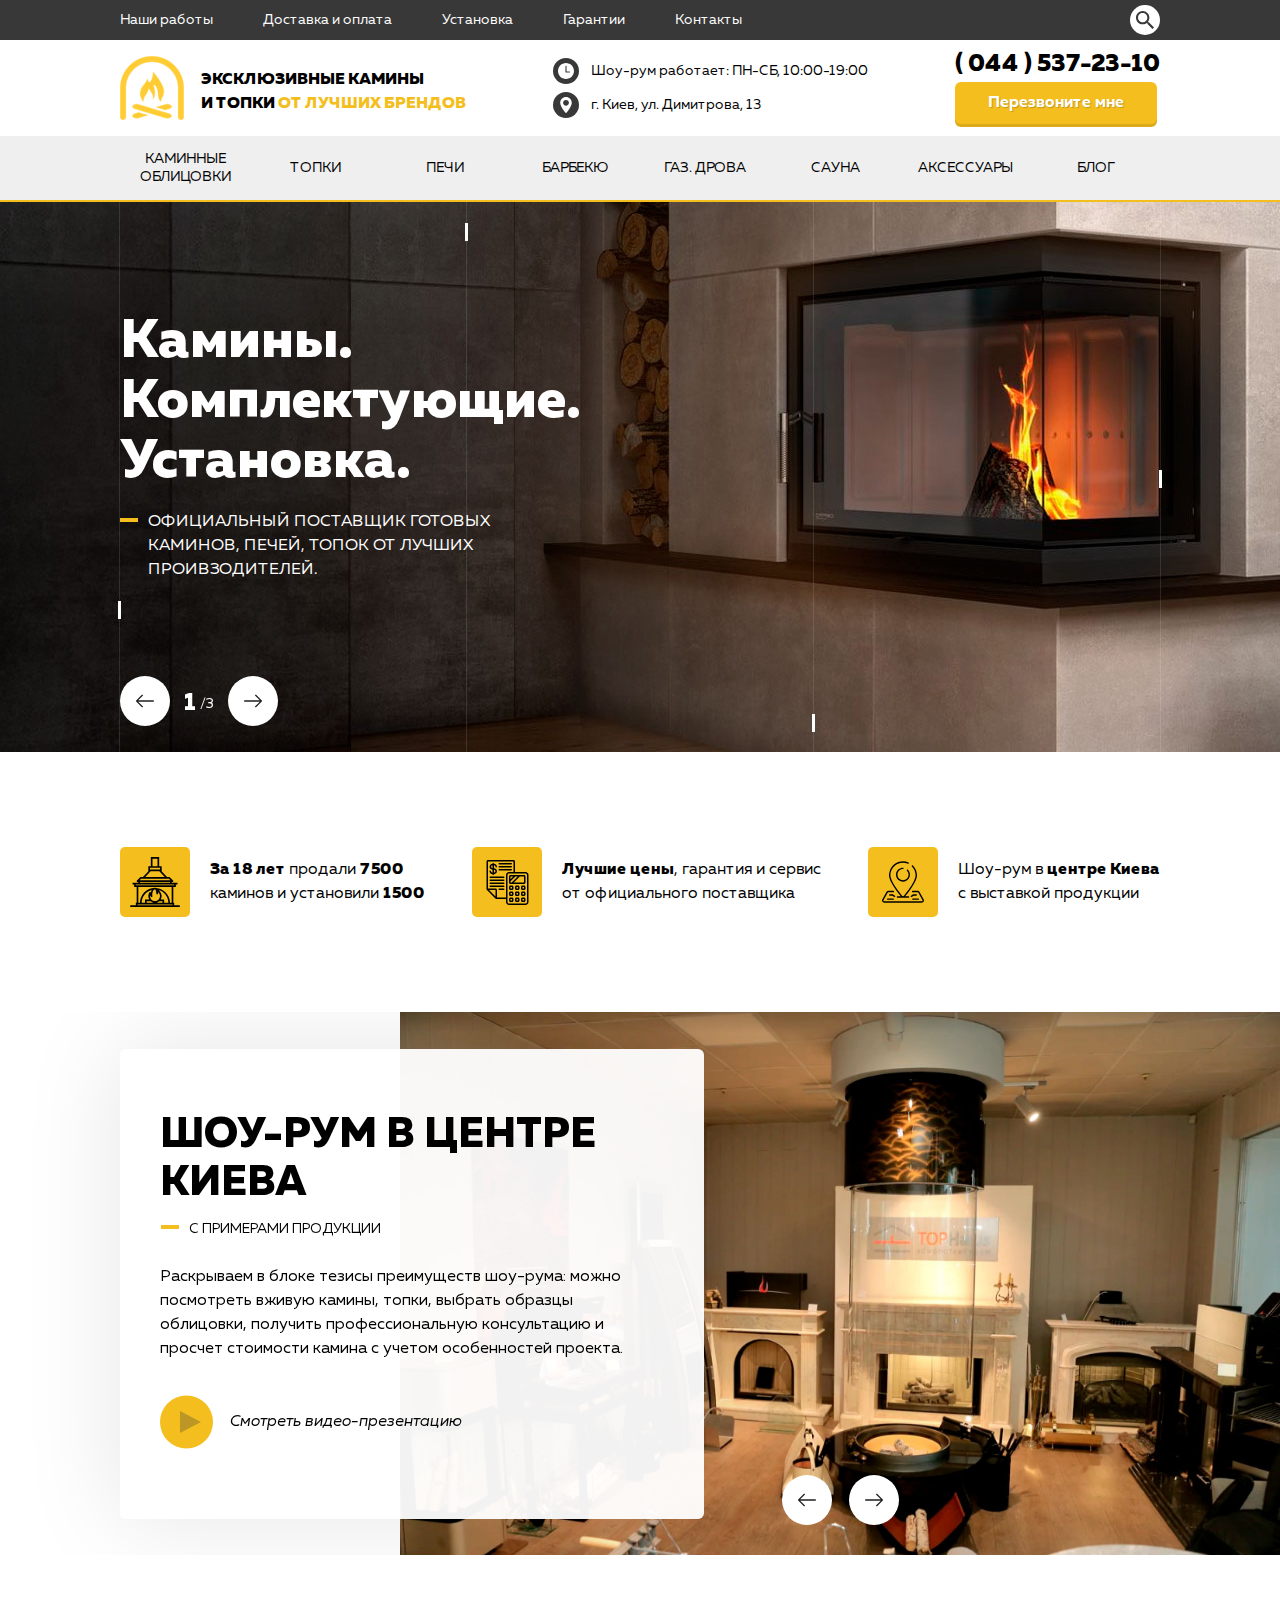
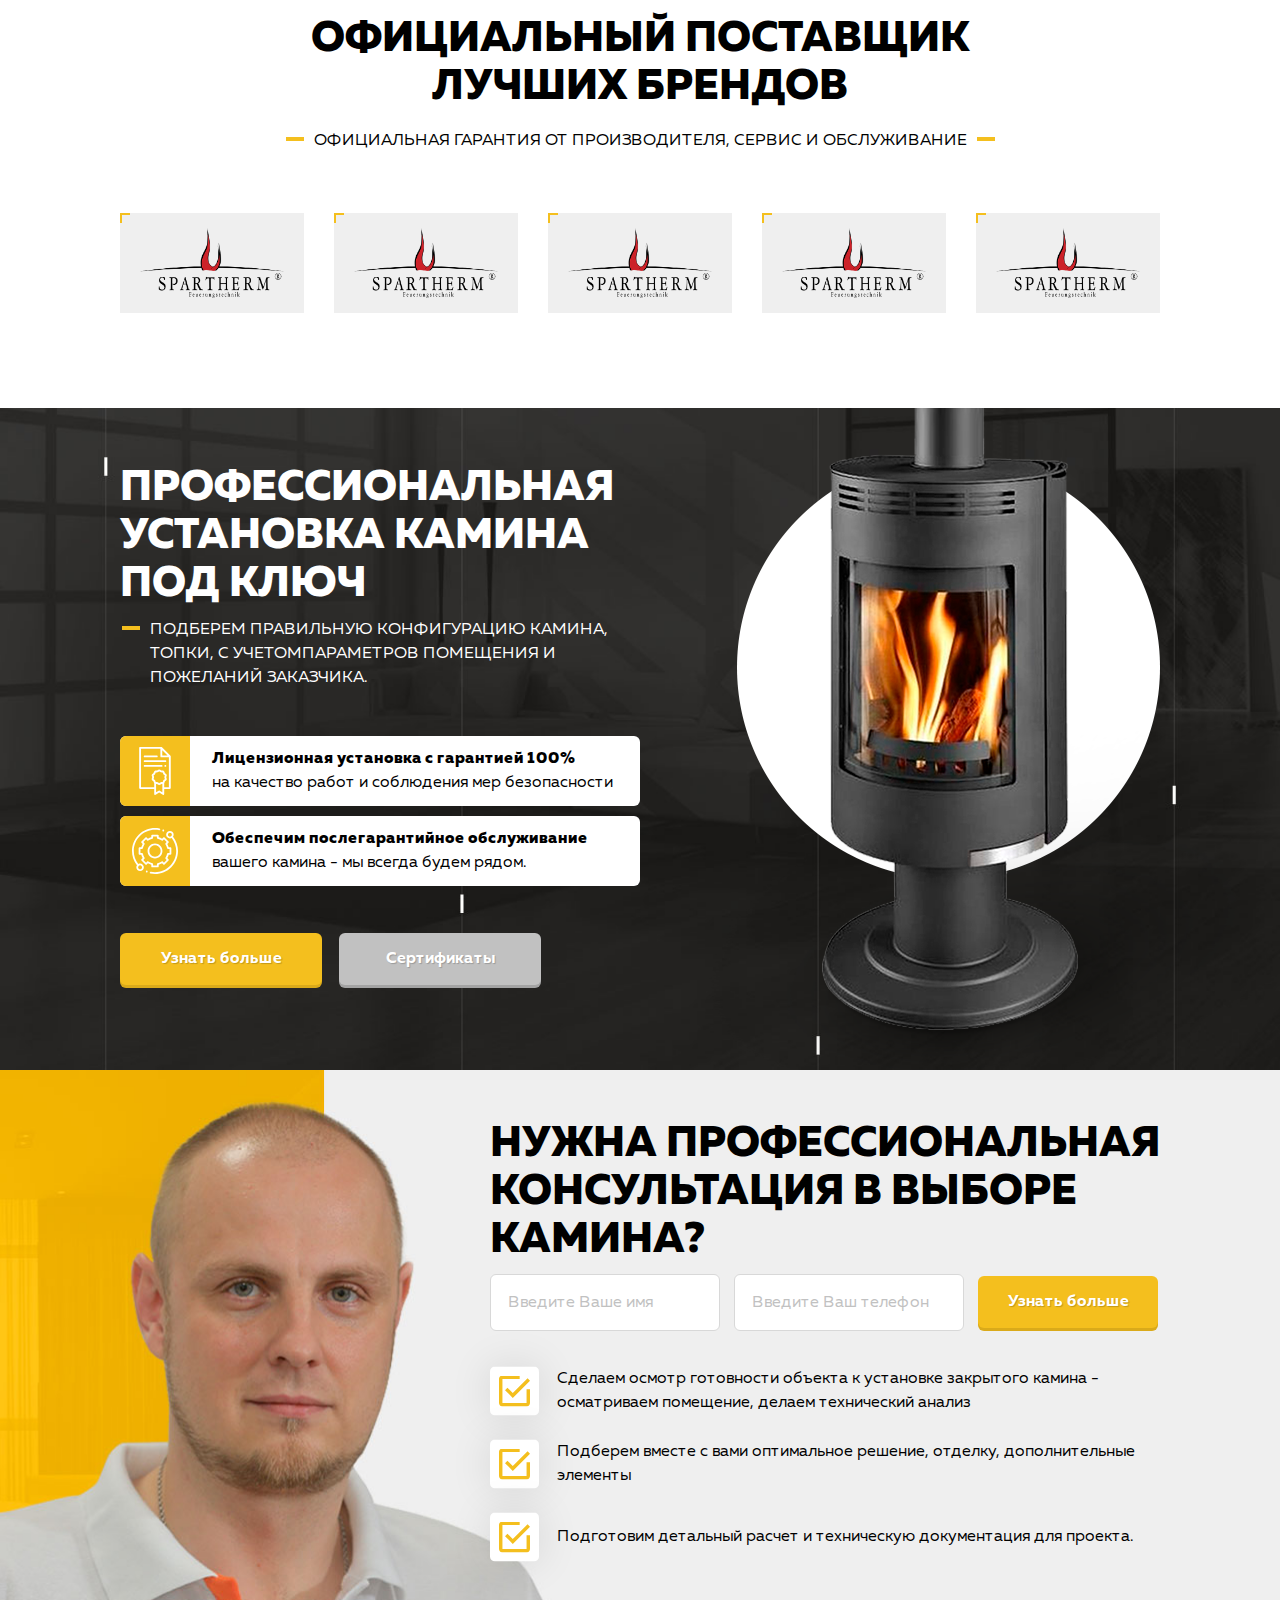
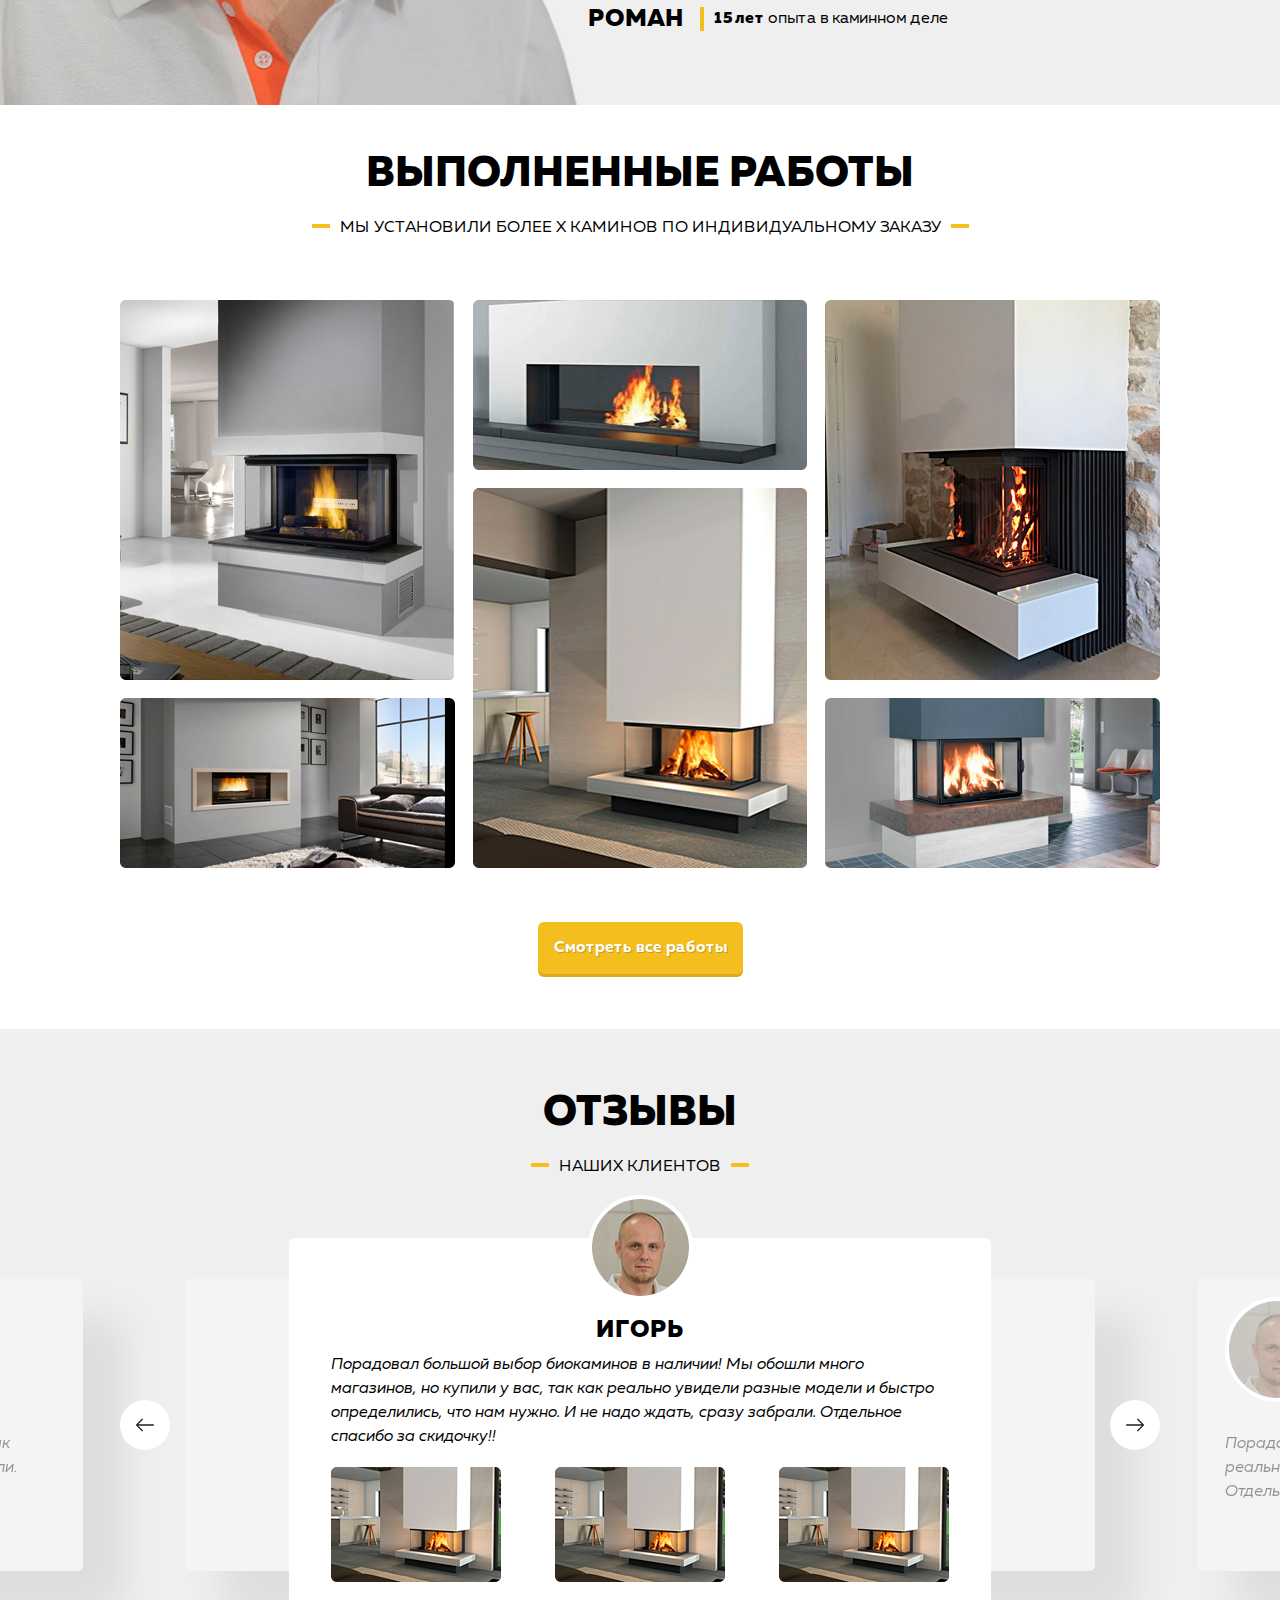
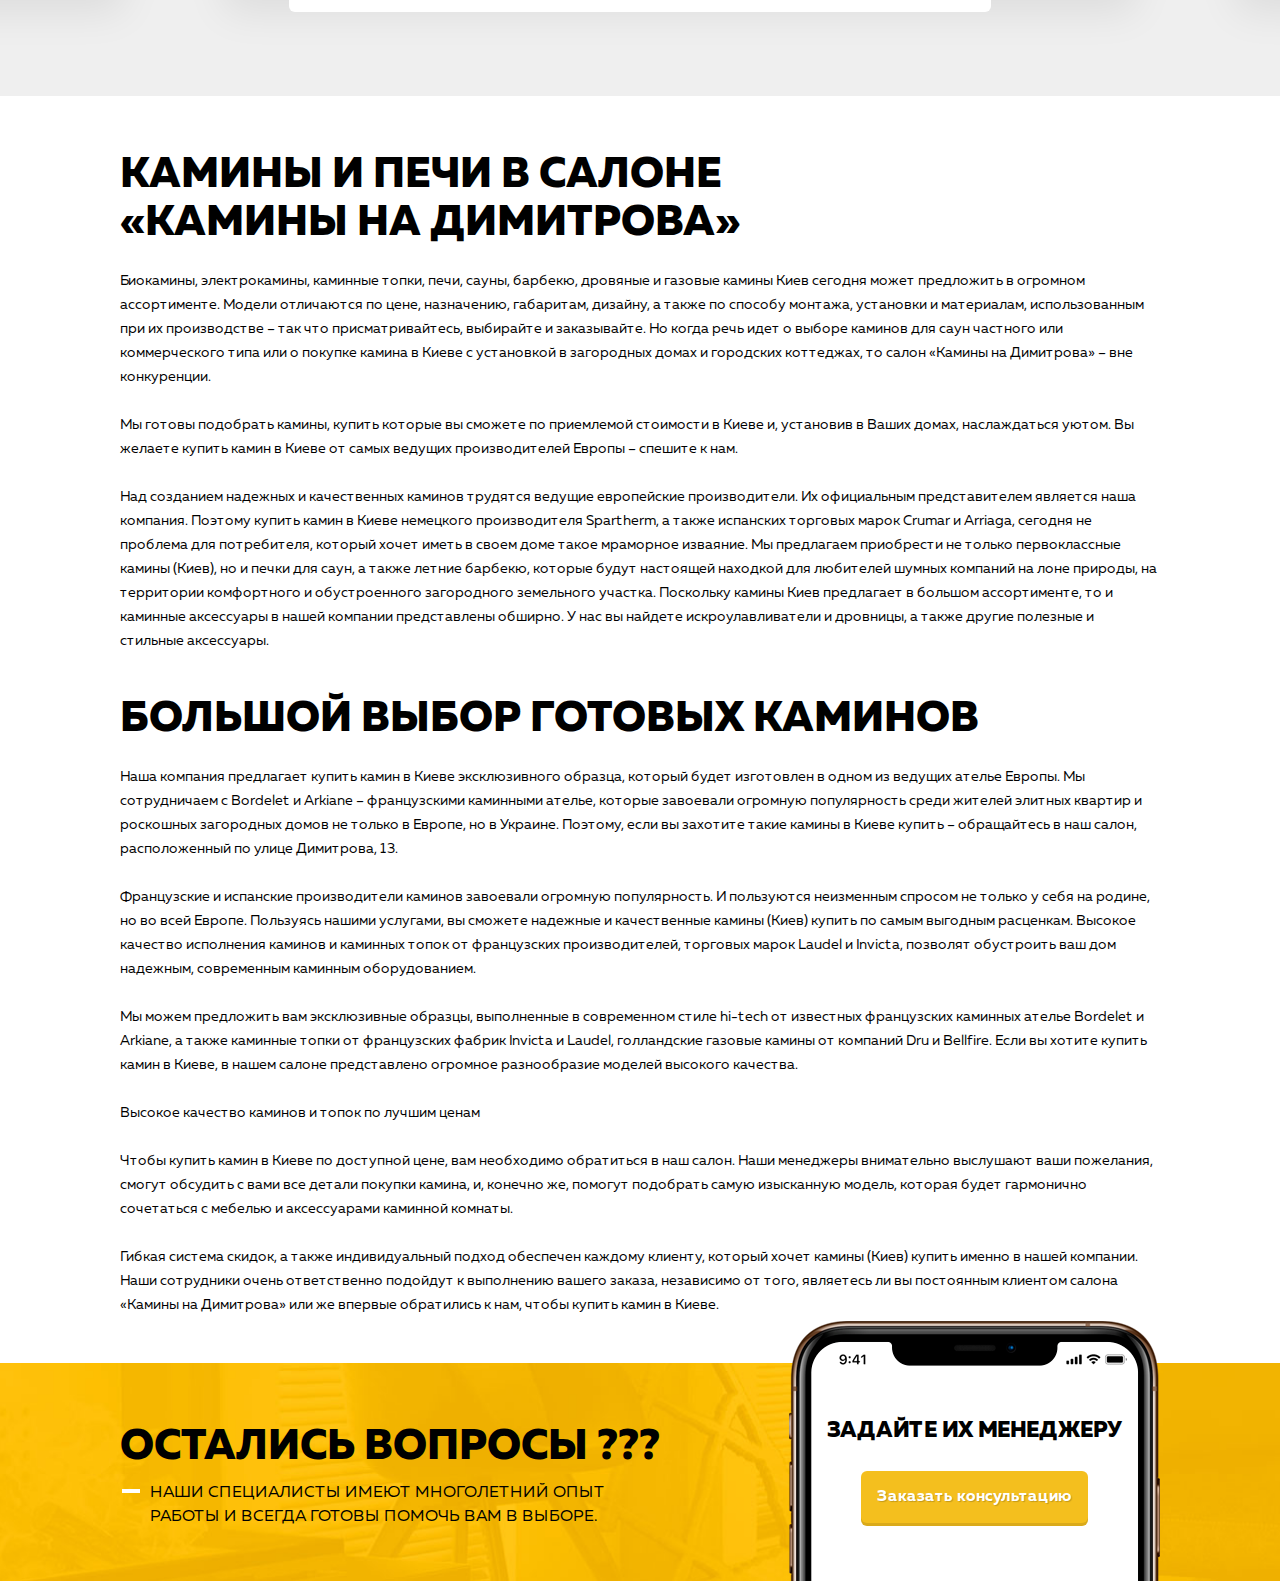
<file: index.html>
<!DOCTYPE html>
<html lang="ru">

<head>

	<meta charset="utf-8">
	<!-- <base href="/"> -->

	<title>index</title>
	<meta name="description" content="">

	<meta http-equiv="X-UA-Compatible" content="IE=edge">
	<meta name="viewport" content="width=device-width, initial-scale=1, maximum-scale=1">
	
	<!-- Template Basic Images Start -->
	<meta property="og:image" content="path/to/image.jpg">
	<link rel="icon" href="img/favicon/favicon.ico">
	<!-- Template Basic Images End -->
	
	<!-- Custom Browsers Color Start -->
	<meta name="theme-color" content="#000">
	<!-- Custom Browsers Color End -->

	<link rel="stylesheet" href="css/main.min.css">

</head>

<body>
	<header class="header">
		<div class="header-top">
			<div class="container">
				<div class="header-top-in">
					<div class="menu-top">
						<ul>
							<li>
								<a href="#">Наши работы</a>
							</li>
							<li>
								<a href="#">Доставка и оплата</a>
							</li>
							<li>
								<a href="#">Установка</a>
							</li>
							<li>
								<a href="#">Гарантии</a>
							</li>
							<li>
								<a href="#">Контакты</a>
							</li>
						</ul>
					</div>
					<div class="search">
						<form>
							<input type="search">
							<button type="submit">
								<img src="img/loupe.svg" alt="">
							</button>
						</form>
						<button type="button" class="search-open">
							<img src="img/loupe.svg" alt="">
						</button>
					</div>
				</div>
			</div>
		</div>
		<div class="header-center">
			<div class="container">
				<div class="header-center-in">
					<div class="logo">
						<a href="#">
							<img src="img/logo.png" alt="">
							<span>Эксклюзивные камины<br> и топки <span>от лучших брендов</span></span>
						</a>
					</div>
					<div class="header-info">
						<div class="header-info-item time">Шоу-рум работает: ПН-СБ, 10:00-19:00</div>
						<div class="header-info-item address">г. Киев, ул. Димитрова, 13</div>
					</div>
					<div class="header-num">
						<a href="#">( 044 ) 537-23-10</a>
						<button type="button" class="btn-custom">
							<span>Перезвоните мне</span>
						</button>
					</div>
				</div>
			</div>
		</div>
		<div class="header-bottom">
			<div class="header-bottom-wrap">
				<div class="container">
					<div class="header-bottom-in">
						<div class="logo">
							<a href="#">
								<img src="img/logo.png" alt="">
								<span>Эксклюзивные камины<br> и топки <span>от лучших брендов</span></span>
							</a>
						</div>
						<div class="menu-main">
							<ul>
								<li>
									<a href="#">Каминные облицовки</a>
								</li>
								<li>
									<a href="#">Топки</a>
								</li>
								<li>
									<a href="#">Печи</a>
								</li>
								<li>
									<a href="#">Барбекю</a>
								</li>
								<li>
									<a href="#">Газ. дрова</a>
								</li>
								<li class="folder">
									<a href="#">Сауна</a>
									<ul>
										<li>
											<a href="#">Дровяные каменки</a>
										</li>
										<li>
											<a href="#">Электро каменки</a>
										</li>
									</ul>
								</li>
								<li>
									<a href="#">Аксессуары</a>
								</li>
								<li>
									<a href="#">Блог</a>
								</li>
							</ul>
						</div>
						<div class="header-toggle">
							<button type="button"><span></span></button></div>
					</div>
				</div>
			</div>
		</div>
	</header>
	<div class="body">
		<section class="top-slider">
			<div class="top-slider-in owl-carousel">
				<div class="item">
					<div class="top-slider-item-cont">
						<div class="container">
							<h1>Камины.<br>
								Комплектующие.<br>
								Установка.
							</h1>
							<div class="subtitle">Официальный поставщик  готовых<br> каминов, печей, топок от лучших<br> проивзодителей.</div>
						</div>
					</div>
					<div class="top-slider-item-img">
						<img src="img/top-slide.jpg" alt="">
					</div>
				</div>
				<div class="item">
					<div class="top-slider-item-cont">
						<div class="container">
							<h1>Камины.<br>
								Комплектующие.<br>
								Установка.
							</h1>
							<div class="subtitle">Официальный поставщик  готовых<br> каминов, печей, топок от лучших<br> проивзодителей.</div>
						</div>
					</div>
					<div class="top-slider-item-img">
						<img src="img/top-slide.jpg" alt="">
					</div>
				</div>
				<div class="item">
					<div class="top-slider-item-cont">
						<div class="container">
							<h1>Камины.<br>
								Комплектующие.<br>
								Установка.
							</h1>
							<div class="subtitle">Официальный поставщик  готовых<br> каминов, печей, топок от лучших<br> проивзодителей.</div>
						</div>
					</div>
					<div class="top-slider-item-img">
						<img src="img/top-slide.jpg" alt="">
					</div>
				</div>
			</div>
		</section>
		<section class="advantages">
			<div class="container">
				<div class="advantages-list">
					<div class="advantages-item">
						<div class="advantages-item-icon">
							<img src="img/advantage1.svg" alt="">
						</div>
						<div class="advantages-item-text"><b>За 18 лет</b> продали <b>7500</b><br> каминов и установили <b>1500</b></div>
					</div>
					<div class="advantages-item">
						<div class="advantages-item-icon">
							<img src="img/advantage2.svg" alt="">
						</div>
						<div class="advantages-item-text"><b>Лучшие цены</b>, гарантия и сервис<br> от официального поставщика</div>
					</div>
					<div class="advantages-item">
						<div class="advantages-item-icon">
							<img src="img/advantage3.svg" alt="">
						</div>
						<div class="advantages-item-text">Шоу-рум в <b>центре Киева</b><br> с выставкой продукции</div>
					</div>
				</div>
			</div>
		</section>
		<section class="slider-mid owl-carousel">
			<div class="item">
				<div class="slider-mid-item-cont">
					<div class="container">
						<div class="slider-mid-item-cont-in">
							<h2>Шоу-рум в центре Киева</h2>
							<div class="subtitle">с примерами продукции</div>
							<p>Раскрываем в блоке тезисы преимуществ шоу-рума: можно посмотреть вживую камины, топки, выбрать образцы облицовки, получить профессиональную консультацию и просчет стоимости камина с учетом особенностей проекта.</p>
							<button type="button" class="video-watch">Смотреть видео-презентацию</button>
						</div>
					</div>
				</div>
				<div class="slider-mid-item-img">
					<img src="img/slide-mid.jpg" alt="">
				</div>
			</div>
			<div class="item">
				<div class="slider-mid-item-cont">
					<div class="container">
						<div class="slider-mid-item-cont-in">
							<h2>Шоу-рум в центре Киева</h2>
							<div class="subtitle">с примерами продукции</div>
							<p>Раскрываем в блоке тезисы преимуществ шоу-рума: можно посмотреть вживую камины, топки, выбрать образцы облицовки, получить профессиональную консультацию и просчет стоимости камина с учетом особенностей проекта.</p>
							<button type="button" class="video-watch">Смотреть видео-презентацию</button>
						</div>
					</div>
				</div>
				<div class="slider-mid-item-img">
					<img src="img/slide-mid.jpg" alt="">
				</div>
			</div>
		</section>
		<section class="brands">
			<div class="container">
				<div class="title-block">
					<h2>Официальный поставщик<br> лучших брендов</h2>
					<div class="subtitle">Официальная гарантия от производителя, сервис и обслуживание</div>
				</div>
				<div class="row brands-list">
					<div class="col">
						<div class="brands-list-item">
							<a href="#">
								<img src="img/brand.png" alt="">
							</a>
						</div>
					</div>
					<div class="col">
						<div class="brands-list-item">
							<a href="#">
								<img src="img/brand.png" alt="">
							</a>
						</div>
					</div>
					<div class="col">
						<div class="brands-list-item">
							<a href="#">
								<img src="img/brand.png" alt="">
							</a>
						</div>
					</div>
					<div class="col">
						<div class="brands-list-item">
							<a href="#">
								<img src="img/brand.png" alt="">
							</a>
						</div>
					</div>
					<div class="col">
						<div class="brands-list-item">
							<a href="#">
								<img src="img/brand.png" alt="">
							</a>
						</div>
					</div>
				</div>
			</div>
		</section>
		<section class="setting">
			<div class="container">
				<div class="setting-in">
					<div class="setting-cont">
						<h2>Профессиональная установка камина под ключ</h2>
						<div class="subtitle">подберем правильную конфигурацию камина, топки, с учетомпараметров помещения и пожеланий заказчика.</div>
						<div class="setting-info-list">
							<div class="setting-info-item licence">
								<b>Лицензионная установка с гарантией 100%</b><br> на качество работ и соблюдения мер безопасности
							</div>
							<div class="setting-info-item support">
								<b>Обеспечим послегарантийное обслуживание</b> вашего камина - мы всегда будем рядом.
							</div>
						</div>
						<div class="buttons">
							<button type="button" class="btn-custom">
								<span>Узнать больше</span>
							</button>
							<button type="button" class="btn-custom gray">
								<span>Сертификаты</span>
							</button>
						</div>
					</div>
					<div class="setting-img">
						<img src="img/setting.png" alt="">
					</div>
				</div>
			</div>
		</section>
		<section class="consultation">
			<div class="container">
				<div class="consultation-in">
					<h2>Нужна профессиональная консультация в выборе камина?</h2>
					<form class="form-custom">
						<input type="text" placeholder="Введите Ваше имя">
						<input type="tel" placeholder="Введите Ваш телефон">
						<button type="button" class="btn-custom">
							<span>Узнать больше</span>
						</button>
					</form>
					<div class="consultation-list">
						<ul>
							<li>Сделаем осмотр готовности объекта к установке закрытого камина - осматриваем помещение, делаем технический анализ</li>
							<li>Подберем вместе с вами оптимальное решение, отделку, дополнительные элементы</li>
							<li>Подготовим детальный расчет и техническую документация для проекта.</li>
						</ul>
					</div>
					<div class="consultation-author">
						<div class="consultation-author-name">Роман</div>
						<div class="consultation-author-info"><b>15 лет</b> опыта в каминном деле</div>
					</div>
				</div>
			</div>
		</section>
		<section class="works">
			<div class="container">
				<div class="title-block">
					<h2>Выполненные работы</h2>
					<div class="subtitle">мы установили более Х каминов по индивидуальному заказу</div>
				</div>
				<div class="row works-list grid">
					<div class="col-lg-4 col-md-6 col-sm-12 grid-sizer"></div>
					<div class="col-lg-4 col-md-6 col-sm-12 grid-item">
						<div class="works-list-item">
							<img src="img/work1.png" alt="">
						</div>
					</div>
					<div class="col-lg-4 col-md-6 col-sm-12 grid-item">
						<div class="works-list-item">
							<img src="img/work2.png" alt="">
						</div>
					</div>
					<div class="col-lg-4 col-md-6 col-sm-12 grid-item">
						<div class="works-list-item">
							<img src="img/work5.png" alt="">
						</div>
					</div>
					<div class="col-lg-4 col-md-6 col-sm-12 grid-item">
						<div class="works-list-item">
							<img src="img/work3.png" alt="">
						</div>
					</div>
					<div class="col-lg-4 col-md-6 col-sm-12 grid-item">
						<div class="works-list-item">
							<img src="img/work4.png" alt="">
						</div>
					</div>
					<div class="col-lg-4 col-md-6 col-sm-12 grid-item">
						<div class="works-list-item">
							<img src="img/work6.png" alt="">
						</div>
					</div>
				</div>
				<div class="text-center">
					<button type="button" class="btn-custom">
						<span>Смотреть все работы</span>
					</button>
				</div>
			</div>
		</section>
		<section class="reviews">
			<div class="container">
				<div class="title-block">
					<h2>Отзывы</h2>
					<div class="subtitle">наших клиентов</div>
				</div>
				<div class="reviews-slider owl-carousel">
					<div class="item">
						<div class="review">
							<div class="review-in">
								<div class="review-avatar">
									<img src="img/review.png" alt="">
								</div>
								<div class="review-name">Игорь</div>
								<div class="review-text">Порадовал большой выбор биокаминов в наличии! Мы обошли много магазинов, но купили у вас, так как реально увидели разные модели и быстро определились, что нам нужно. И не надо ждать, сразу забрали. Отдельное спасибо за скидочку!!</div>
								<div class="review-imgs">
									<div class="review-img">
										<img src="img/review-img.png" alt="">
									</div>
									<div class="review-img">
										<img src="img/review-img.png" alt="">
									</div>
									<div class="review-img">
										<img src="img/review-img.png" alt="">
									</div>
								</div>
							</div>
						</div>
					</div>
					<div class="item">
						<div class="review">
							<div class="review-in">
								<div class="review-avatar">
									<img src="img/review.png" alt="">
								</div>
								<div class="review-name">Игорь</div>
								<div class="review-text">Порадовал большой выбор биокаминов в наличии! Мы обошли много магазинов, но купили у вас, так как реально увидели разные модели и быстро определились, что нам нужно. И не надо ждать, сразу забрали. Отдельное спасибо за скидочку!!</div>
								<div class="review-imgs">
									<div class="review-img">
										<img src="img/review-img.png" alt="">
									</div>
									<div class="review-img">
										<img src="img/review-img.png" alt="">
									</div>
									<div class="review-img">
										<img src="img/review-img.png" alt="">
									</div>
								</div>
							</div>
						</div>
					</div>
					<div class="item">
						<div class="review">
							<div class="review-in">
								<div class="review-avatar">
									<img src="img/review.png" alt="">
								</div>
								<div class="review-name">Игорь</div>
								<div class="review-text">Порадовал большой выбор биокаминов в наличии! Мы обошли много магазинов, но купили у вас, так как реально увидели разные модели и быстро определились, что нам нужно. И не надо ждать, сразу забрали. Отдельное спасибо за скидочку!!</div>
								<div class="review-imgs">
									<div class="review-img">
										<img src="img/review-img.png" alt="">
									</div>
									<div class="review-img">
										<img src="img/review-img.png" alt="">
									</div>
									<div class="review-img">
										<img src="img/review-img.png" alt="">
									</div>
								</div>
							</div>
						</div>
					</div>
				</div>
			</div>
		</section>
		<section class="info">
			<div class="container">
				<h2>Камины и Печи в салоне<br> «Камины на Димитрова»</h2>
				<p>Биокамины, электрокамины, каминные топки, печи, сауны, барбекю, дровяные и газовые камины Киев сегодня может предложить в огромном ассортименте. Модели отличаются по цене, назначению, габаритам, дизайну, а также по способу монтажа, установки и материалам, использованным при их производстве – так что присматривайтесь, выбирайте и заказывайте. Но когда речь идет о выборе каминов для саун частного или коммерческого типа или о покупке камина в Киеве с установкой в загородных домах и городских коттеджах, то салон «Камины на Димитрова» – вне конкуренции.
					<br><br>
					Мы готовы подобрать камины, купить которые вы сможете по приемлемой стоимости в Киеве и, установив в Ваших домах, наслаждаться уютом. Вы желаете купить камин в Киеве от самых ведущих производителей Европы – спешите к нам.
					<br><br>
					Над созданием надежных и качественных каминов трудятся ведущие европейские производители. Их официальным представителем является наша компания. Поэтому купить камин в Киеве немецкого производителя Spartherm, а также испанских торговых марок Crumar и Arriaga, сегодня не проблема для потребителя, который хочет иметь в своем доме такое мраморное изваяние. Мы предлагаем приобрести не только первоклассные камины (Киев), но и печки для саун, а также летние барбекю, которые будут настоящей находкой для любителей шумных компаний на лоне природы, на территории комфортного и обустроенного загородного земельного участка. Поскольку камины Киев предлагает в большом ассортименте, то и каминные аксессуары в нашей компании представлены обширно. У нас вы найдете искроулавливатели и дровницы, а также другие полезные и стильные аксессуары.</p>
				<h2>Большой выбор готовых каминов</h2>
				<p>Наша компания предлагает купить камин в Киеве эксклюзивного образца, который будет изготовлен в одном из ведущих ателье Европы. Мы сотрудничаем с Bordelet и Arkiane – французскими каминными ателье, которые завоевали огромную популярность среди жителей элитных квартир и роскошных загородных домов не только в Европе, но в Украине. Поэтому, если вы захотите такие камины в Киеве купить – обращайтесь в наш салон, расположенный по улице Димитрова, 13.
					<br><br>
					Французские и испанские производители каминов завоевали огромную популярность. И пользуются неизменным спросом не только у себя на родине, но во всей Европе. Пользуясь нашими услугами, вы сможете надежные и качественные камины (Киев) купить по самым выгодным расценкам. Высокое качество исполнения каминов и каминных топок от французских производителей, торговых марок Laudel и Invicta, позволят обустроить ваш дом надежным, современным каминным оборудованием.
					<br><br>
					Мы можем предложить вам эксклюзивные образцы, выполненные в современном стиле hi-tech от известных французских каминных ателье Bordelet и Arkiane, а также каминные топки от французских фабрик Invicta и Laudel, голландские газовые камины от компаний Dru и Bellfire. Если вы хотите купить камин в Киеве, в нашем салоне представлено огромное разнообразие моделей высокого качества.
					<br><br>
					Высокое качество каминов и топок по лучшим ценам
					<br><br>
					Чтобы купить камин в Киеве по доступной цене, вам необходимо обратиться в наш салон. Наши менеджеры внимательно выслушают ваши пожелания, смогут обсудить с вами все детали покупки камина, и, конечно же, помогут подобрать самую изысканную модель, которая будет гармонично сочетаться с мебелью и аксессуарами каминной комнаты.
					<br><br>
					Гибкая система скидок, а также индивидуальный подход обеспечен каждому клиенту, который хочет камины (Киев) купить именно в нашей компании. Наши сотрудники очень ответственно подойдут к выполнению вашего заказа, независимо от того, являетесь ли вы постоянным клиентом салона «Камины на Димитрова» или же впервые обратились к нам, чтобы купить камин в Киеве.</p>
			</div>
		</section>
		<section class="questions">
			<div class="container">
				<div class="questions-in">
					<h2>Остались вопросы ???</h2>
					<div class="subtitle">Наши специалисты имеют многолетний опыт<br> работы и всегда готовы помочь Вам в выборе.</div>
					<div class="questions-block">
						<h4>Задайте их Менеджеру</h4>
						<button type="button" class="btn-custom">
							<span>Заказать консультацию</span>
						</button>
					</div>
				</div>
			</div>
		</section>
	</div>

	<script src="js/scripts.min.js"></script>

</body>
</html>
</file>
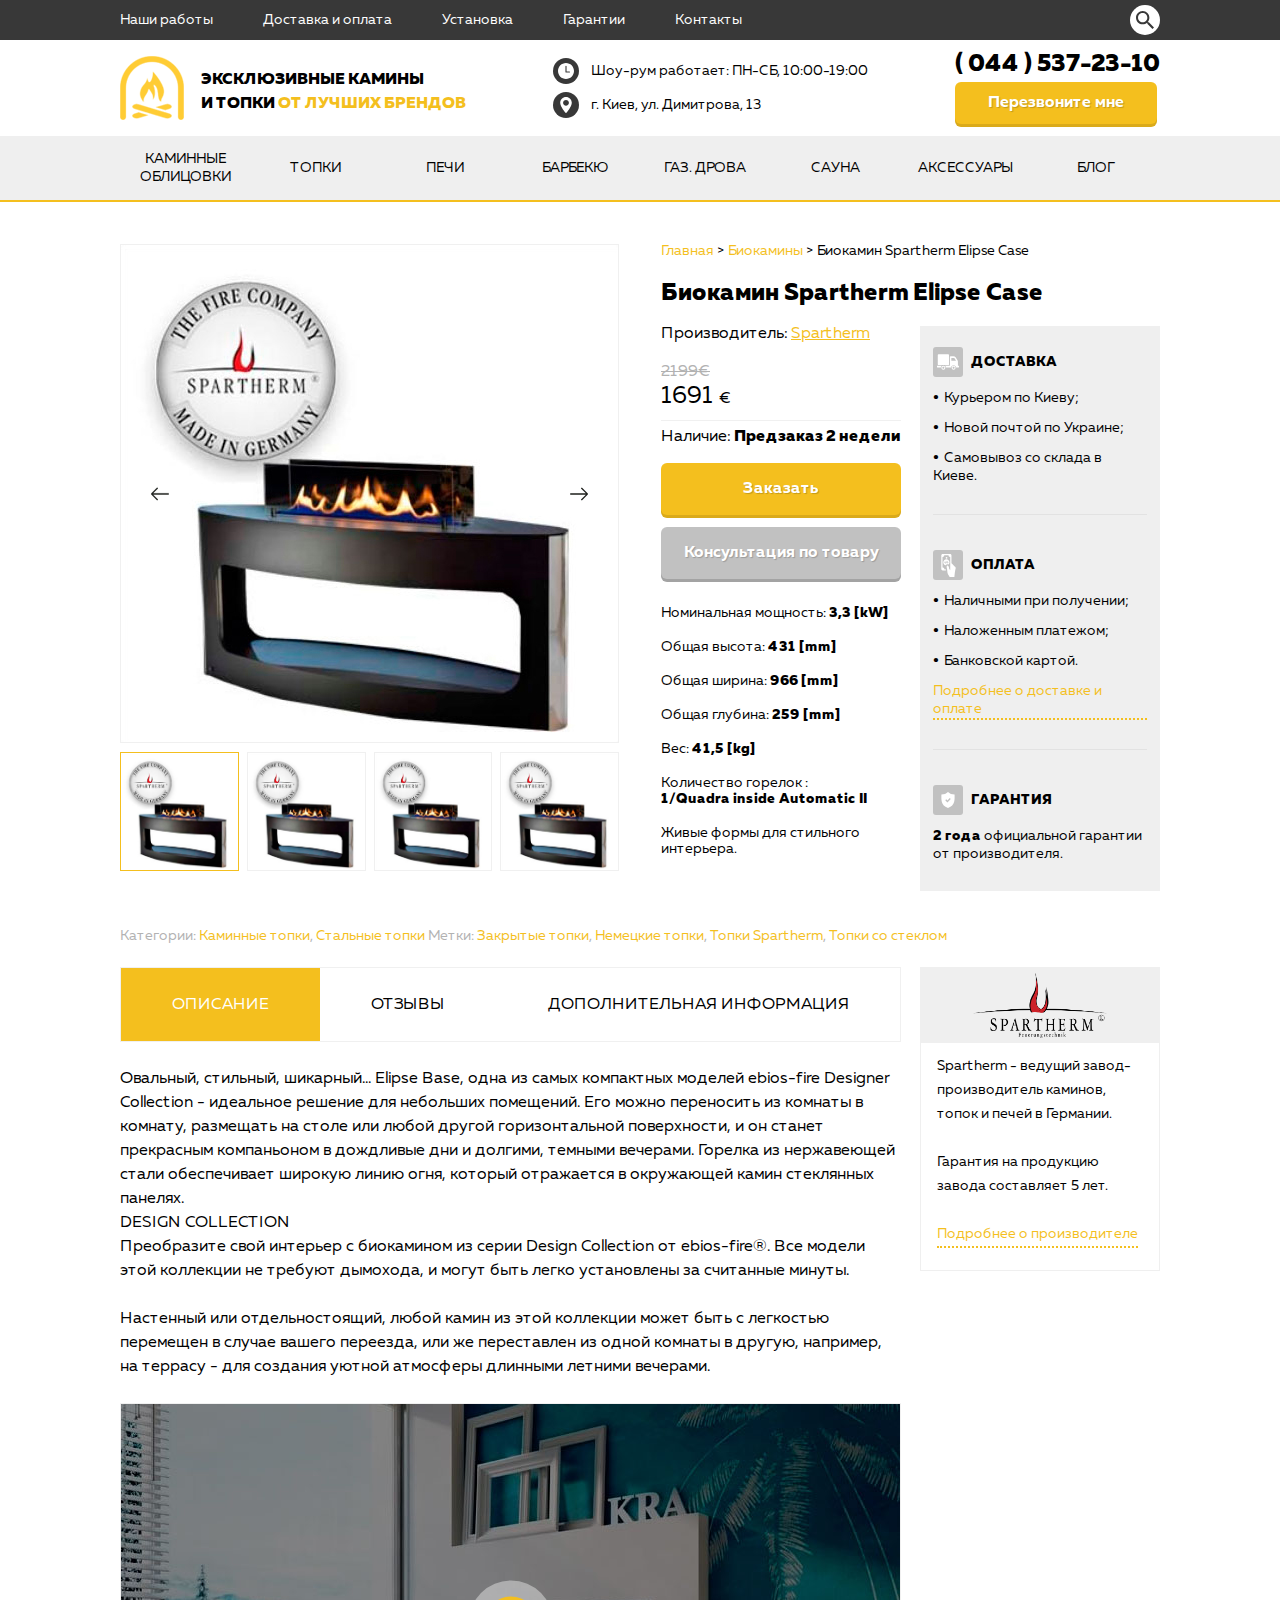
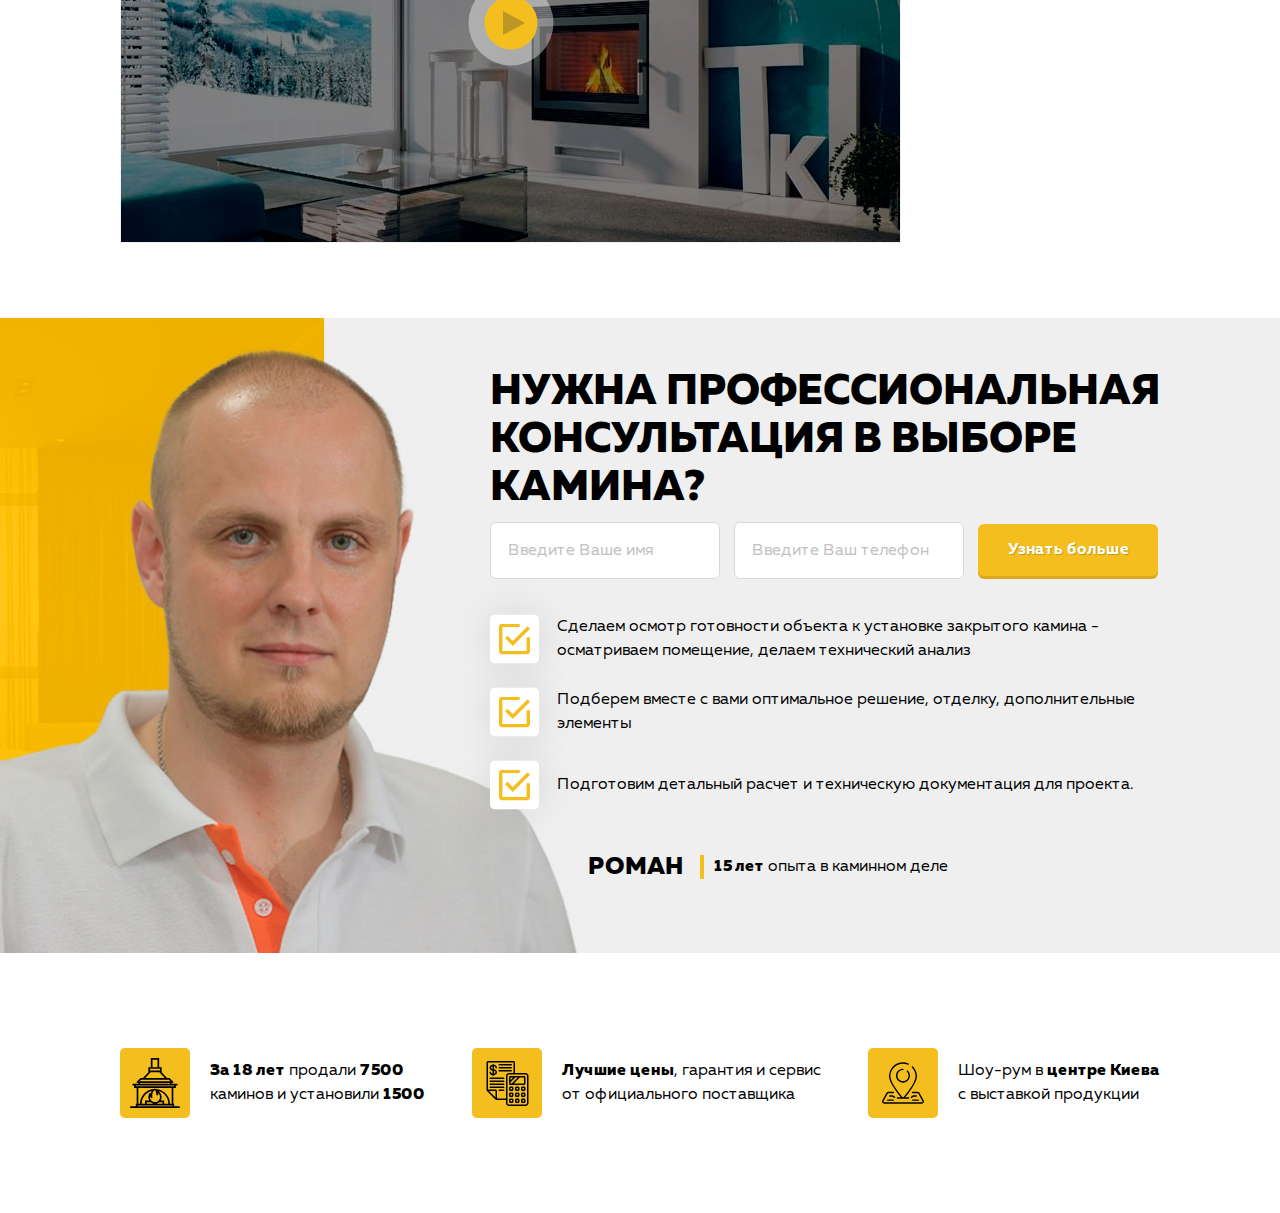
<file: product.html>
<!DOCTYPE html>
<html lang="ru">

<head>

	<meta charset="utf-8">
	<!-- <base href="/"> -->

	<title>product</title>
	<meta name="description" content="">

	<meta http-equiv="X-UA-Compatible" content="IE=edge">
	<meta name="viewport" content="width=device-width, initial-scale=1, maximum-scale=1">
	
	<!-- Template Basic Images Start -->
	<meta property="og:image" content="path/to/image.jpg">
	<link rel="icon" href="img/favicon/favicon.ico">
	<!-- Template Basic Images End -->
	
	<!-- Custom Browsers Color Start -->
	<meta name="theme-color" content="#000">
	<!-- Custom Browsers Color End -->

	<link rel="stylesheet" href="css/main.min.css">

</head>

<body>
	<header class="header">
		<div class="header-top">
			<div class="container">
				<div class="header-top-in">
					<div class="menu-top">
						<ul>
							<li>
								<a href="#">Наши работы</a>
							</li>
							<li>
								<a href="#">Доставка и оплата</a>
							</li>
							<li>
								<a href="#">Установка</a>
							</li>
							<li>
								<a href="#">Гарантии</a>
							</li>
							<li>
								<a href="#">Контакты</a>
							</li>
						</ul>
					</div>
					<div class="search">
						<form>
							<input type="search">
							<button type="submit">
								<img src="img/loupe.svg" alt="">
							</button>
						</form>
						<button type="button" class="search-open">
							<img src="img/loupe.svg" alt="">
						</button>
					</div>
				</div>
			</div>
		</div>
		<div class="header-center">
			<div class="container">
				<div class="header-center-in">
					<div class="logo">
						<a href="#">
							<img src="img/logo.png" alt="">
							<span>Эксклюзивные камины<br> и топки <span>от лучших брендов</span></span>
						</a>
					</div>
					<div class="header-info">
						<div class="header-info-item time">Шоу-рум работает: ПН-СБ, 10:00-19:00</div>
						<div class="header-info-item address">г. Киев, ул. Димитрова, 13</div>
					</div>
					<div class="header-num">
						<a href="#">( 044 ) 537-23-10</a>
						<button type="button" class="btn-custom">
							<span>Перезвоните мне</span>
						</button>
					</div>
				</div>
			</div>
		</div>
		<div class="header-bottom">
			<div class="header-bottom-wrap">
				<div class="container">
					<div class="header-bottom-in">
						<div class="logo">
							<a href="#">
								<img src="img/logo.png" alt="">
								<span>Эксклюзивные камины<br> и топки <span>от лучших брендов</span></span>
							</a>
						</div>
						<div class="menu-main">
							<ul>
								<li>
									<a href="#">Каминные облицовки</a>
								</li>
								<li>
									<a href="#">Топки</a>
								</li>
								<li>
									<a href="#">Печи</a>
								</li>
								<li>
									<a href="#">Барбекю</a>
								</li>
								<li>
									<a href="#">Газ. дрова</a>
								</li>
								<li class="folder">
									<a href="#">Сауна</a>
									<ul>
										<li>
											<a href="#">Дровяные каменки</a>
										</li>
										<li>
											<a href="#">Электро каменки</a>
										</li>
									</ul>
								</li>
								<li>
									<a href="#">Аксессуары</a>
								</li>
								<li>
									<a href="#">Блог</a>
								</li>
							</ul>
						</div>
						<div class="header-toggle">
							<button type="button"><span></span></button></div>
					</div>
				</div>
			</div>
		</div>
	</header>
	<div class="body">
		<div class="content">
			<div class="container">
				<div class="product">
					<div class="product-top">
						<div class="product-slider">
							<div class="product-slider-main owl-carousel">
								<div class="item">
									<div class="product-slider-item">
										<img src="img/product.jpg" alt="">
									</div>
								</div>
								<div class="item">
									<div class="product-slider-item">
										<img src="img/product.jpg" alt="">
									</div>
								</div>
								<div class="item">
									<div class="product-slider-item">
										<img src="img/product.jpg" alt="">
									</div>
								</div>
								<div class="item">
									<div class="product-slider-item">
										<img src="img/product.jpg" alt="">
									</div>
								</div>
								<div class="item">
									<div class="product-slider-item">
										<img src="img/product.jpg" alt="">
									</div>
								</div>
							</div>
						</div>
						<div class="product-top-right">
							<div class="breadcrumbs">
								<ul>
									<li>
										<a href="#">Главная</a>
									</li>
									<li>
										<a href="#">Биокамины</a>
									</li>
									<li>Биокамин Spartherm Elipse Case</li>
								</ul>
							</div>
							<h3>Биокамин Spartherm Elipse Case</h3>
							<div class="product-block">
								<div class="product-info">
									<div class="product-info-item text-bigger">
										<label>Производитель:</label>
										<a href="#">Spartherm</a>
									</div>
									<div class="product-price">
										<div class="old">2199€</div>
										<div class="current">1691 <span>€</span></div>
									</div>
									<div class="product-info-item text-bigger">
										<label>Наличие:</label>
										<b>Предзаказ 2 недели</b>
									</div>
									<div class="product-buttons">
										<a href="#" class="btn-custom">
											<span>Заказать</span>
										</a>
										<a href="#" class="btn-custom gray">
											<span>Консультация по товару</span>
										</a>
									</div>
									<div class="product-info-item">
										<label>Номинальная мощность:</label>
										<b>3,3 [kW]</b>
									</div>
									<div class="product-info-item">
										<label>Общая высота:</label>
										<b>431 [mm]</b>
									</div>
									<div class="product-info-item">
										<label>Общая ширина:</label>
										<b>966 [mm]</b>
									</div>
									<div class="product-info-item">
										<label>Общая глубина:</label>
										<b>259 [mm]</b>
									</div>
									<div class="product-info-item">
										<label>Вес:</label>
										<b>41,5 [kg]</b>
									</div>
									<div class="product-info-item">
										<label>Количество горелок :</label>
										<b>1/Quadra inside Automatic II</b>
									</div>
									<div class="product-info-item">
										<label>Живые формы для стильного интерьера.</label>
									</div>
								</div>
								<div class="product-adds">
									<div class="product-adds-block delivery">
										<h5>Доставка</h5>
										<ul>
											<li>Курьером по Киеву;</li>
											<li>Новой почтой по Украине;</li>
											<li>Самовывоз со склада в Киеве.</li>
										</ul>
									</div>
									<div class="product-adds-block payment">
										<h5>Оплата</h5>
										<ul>
											<li>Наличными при получении;</li>
											<li>Наложенным платежом;</li>
											<li>Банковской картой.</li>
										</ul>
										<a href="#">Подробнее о доставке и оплате</a>
									</div>
									<div class="product-adds-block warranty">
										<h5>Гарантия</h5>
										<p><b>2 года</b> официальной гарантии от производителя.</p>
									</div>
								</div>
							</div>
						</div>
					</div>
					<div class="product-meta">
						<span>Категории: <a href="#">Каминные топки</a>, <a href="#">Стальные топки</a></span>
						<span>Метки: <a href="#">Закрытые топки</a>, <a href="#">Немецкие топки</a>, <a href="#">Топки Spartherm</a>, <a href="#">Топки со стеклом</a></span>
					</div>
					<div class="product-bottom">
						<div class="product-tabs tabs">
							<div class="tabs-nav">
								<button type="button" class="tabs-nav-item active">Описание</button>
								<button type="button" class="tabs-nav-item">Отзывы</button>
								<button type="button" class="tabs-nav-item">Дополнительная информация</button>
							</div>
							<div class="tabs-list">
								<div class="tabs-list-item active">
									<p>Овальный, стильный, шикарный... Elipse Base, одна из самых компактных моделей ebios-fire Designer Collection - идеальное решение для небольших помещений. Его можно переносить из комнаты в комнату, размещать на столе или любой другой горизонтальной поверхности, и он станет прекрасным компаньоном в дождливые дни и долгими, темными вечерами. Горелка из нержавеющей стали обеспечивает широкую линию огня, который отражается в окружающей камин стеклянных панелях.<br>
										DESIGN COLLECTION<br>
										Преобразите свой интерьер с биокамином из серии Design Collection от ebios-fire®. Все модели этой коллекции не требуют дымохода, и могут быть легко установлены за считанные минуты.</p>
									<p>Настенный или отдельностоящий,  любой камин из этой коллекции может быть с легкостью перемещен в случае вашего переезда, или же переставлен из одной комнаты в другую, например, на террасу -  для создания уютной атмосферы длинными летними вечерами.</p>
									<div class="video-block">
										<div class="video-block-cover">
											<img src="img/video-cover.jpg" alt="">
										</div>
										<iframe src="https://www.youtube.com/embed/Ln94jJxL-8o" frameborder="0" allow="accelerometer; autoplay; encrypted-media; gyroscope; picture-in-picture" allowfullscreen></iframe>
									</div>
								</div>
								<div class="tabs-list-item">
									Lorem ipsum dolor sit amet, consectetur adipisicing elit. Alias atque commodi debitis delectus dolore doloribus enim exercitationem illo maxime modi natus nihil odio porro quasi quo, quod voluptas voluptates voluptatibus!
								</div>
								<div class="tabs-list-item">
									Lorem ipsum dolor sit amet, consectetur adipisicing elit. Accusantium, fugit!
								</div>
							</div>
						</div>
						<div class="product-side">
							<div class="brand-info">
								<div class="brand-info-logo">
									<img src="img/brand.png" alt="">
								</div>
								<div class="brand-info-cont">
									<p>Spartherm - ведущий завод- производитель каминов, топок и печей в Германии.
										<br>
										<br>
										Гарантия на продукцию завода составляет 5 лет.</p>
									<a href="#">Подробнее о производителе</a>
								</div>
							</div>
						</div>
					</div>
				</div>
			</div>
		</div>
		<section class="consultation">
			<div class="container">
				<div class="consultation-in">
					<h2>Нужна профессиональная консультация в выборе камина?</h2>
					<form class="form-custom">
						<input type="text" placeholder="Введите Ваше имя">
						<input type="tel" placeholder="Введите Ваш телефон">
						<button type="button" class="btn-custom">
							<span>Узнать больше</span>
						</button>
					</form>
					<div class="consultation-list">
						<ul>
							<li>Сделаем осмотр готовности объекта к установке закрытого камина - осматриваем помещение, делаем технический анализ</li>
							<li>Подберем вместе с вами оптимальное решение, отделку, дополнительные элементы</li>
							<li>Подготовим детальный расчет и техническую документация для проекта.</li>
						</ul>
					</div>
					<div class="consultation-author">
						<div class="consultation-author-name">Роман</div>
						<div class="consultation-author-info"><b>15 лет</b> опыта в каминном деле</div>
					</div>
				</div>
			</div>
		</section>
		<section class="advantages">
			<div class="container">
				<div class="advantages-list">
					<div class="advantages-item">
						<div class="advantages-item-icon">
							<img src="img/advantage1.svg" alt="">
						</div>
						<div class="advantages-item-text"><b>За 18 лет</b> продали <b>7500</b><br> каминов и установили <b>1500</b></div>
					</div>
					<div class="advantages-item">
						<div class="advantages-item-icon">
							<img src="img/advantage2.svg" alt="">
						</div>
						<div class="advantages-item-text"><b>Лучшие цены</b>, гарантия и сервис<br> от официального поставщика</div>
					</div>
					<div class="advantages-item">
						<div class="advantages-item-icon">
							<img src="img/advantage3.svg" alt="">
						</div>
						<div class="advantages-item-text">Шоу-рум в <b>центре Киева</b><br> с выставкой продукции</div>
					</div>
				</div>
			</div>
		</section>
	</div>

	<script src="js/scripts.min.js"></script>

</body>
</html>
</file>
<file: css/main.min.css>
@charset "UTF-8";.owl-carousel,.owl-carousel .owl-item{-webkit-tap-highlight-color:transparent;position:relative}.owl-carousel{display:none;width:100%;z-index:1}.owl-carousel .owl-stage{position:relative;-ms-touch-action:pan-Y;touch-action:manipulation;-moz-backface-visibility:hidden}.owl-carousel .owl-stage:after{content:".";display:block;clear:both;visibility:hidden;line-height:0;height:0}.owl-carousel .owl-stage-outer{position:relative;overflow:hidden;-webkit-transform:translate3d(0,0,0)}.owl-carousel .owl-item,.owl-carousel .owl-wrapper{-webkit-backface-visibility:hidden;-moz-backface-visibility:hidden;-ms-backface-visibility:hidden;-webkit-transform:translate3d(0,0,0);-moz-transform:translate3d(0,0,0);-ms-transform:translate3d(0,0,0)}.owl-carousel .owl-item{min-height:1px;float:left;-webkit-backface-visibility:hidden;-webkit-touch-callout:none}.owl-carousel .owl-item img{display:block;width:100%}.owl-carousel .owl-dots.disabled,.owl-carousel .owl-nav.disabled{display:none}.no-js .owl-carousel,.owl-carousel.owl-loaded{display:block}.owl-carousel .owl-dot,.owl-carousel .owl-nav .owl-next,.owl-carousel .owl-nav .owl-prev{cursor:pointer;-webkit-user-select:none;-khtml-user-select:none;-moz-user-select:none;-ms-user-select:none;user-select:none}.owl-carousel.owl-loading{opacity:0;display:block}.owl-carousel.owl-hidden{opacity:0}.owl-carousel.owl-refresh .owl-item{visibility:hidden}.owl-carousel.owl-drag .owl-item{-ms-touch-action:pan-y;touch-action:pan-y;-webkit-user-select:none;-moz-user-select:none;-ms-user-select:none;user-select:none}.owl-carousel.owl-grab{cursor:move;cursor:grab}.owl-carousel.owl-rtl{direction:rtl}.owl-carousel.owl-rtl .owl-item{float:right}.owl-carousel .animated{animation-duration:1s;animation-fill-mode:both}.owl-carousel .owl-animated-in{z-index:0}.owl-carousel .owl-animated-out{z-index:1}.owl-carousel .fadeOut{animation-name:fadeOut}@keyframes fadeOut{0%{opacity:1}100%{opacity:0}}.owl-height{transition:height .5s ease-in-out}.owl-carousel .owl-item .owl-lazy{opacity:0;transition:opacity .4s ease}.owl-carousel .owl-item .owl-lazy:not([src]),.owl-carousel .owl-item .owl-lazy[src^=""]{max-height:0}.owl-carousel .owl-item img.owl-lazy{transform-style:preserve-3d}.owl-carousel .owl-video-wrapper{position:relative;height:100%;background:#000}.owl-carousel .owl-video-play-icon{position:absolute;height:80px;width:80px;left:50%;top:50%;margin-left:-40px;margin-top:-40px;background:url(../libs/OwlCarousel/dist/assets/owl.video.play.png) no-repeat;cursor:pointer;z-index:1;-webkit-backface-visibility:hidden;transition:transform .1s ease}.owl-carousel .owl-video-play-icon:hover{-ms-transform:scale(1.3,1.3);transform:scale(1.3,1.3)}.owl-carousel .owl-video-playing .owl-video-play-icon,.owl-carousel .owl-video-playing .owl-video-tn{display:none}.owl-carousel .owl-video-tn{opacity:0;height:100%;background-position:center center;background-repeat:no-repeat;background-size:contain;transition:opacity .4s ease}.owl-carousel .owl-video-frame{position:relative;z-index:1;height:100%;width:100%}@font-face{font-family:MullerRegular;src:url(../fonts/MullerRegular/MullerRegular.woff2) format("woff2"),url(../fonts/MullerRegular/MullerRegular.woff) format("woff"),url(../fonts/MullerRegular/MullerRegular.ttf) format("truetype");font-weight:400;font-style:normal}@font-face{font-family:MullerRegularItalic;src:url(../fonts/MullerRegularItalic/MullerRegularItalic.woff2) format("woff2"),url(../fonts/MullerRegularItalic/MullerRegularItalic.woff) format("woff"),url(../fonts/MullerRegularItalic/MullerRegularItalic.ttf) format("truetype");font-weight:400;font-style:italic}@font-face{font-family:MullerBold;src:url(../fonts/MullerBold/MullerBold.woff2) format("woff2"),url(../fonts/MullerBold/MullerBold.woff) format("woff"),url(../fonts/MullerBold/MullerBold.ttf) format("truetype");font-weight:400;font-style:normal}@font-face{font-family:MullerExtraBold;src:url(../fonts/MullerExtraBold/MullerExtraBold.woff2) format("woff2"),url(../fonts/MullerExtraBold/MullerExtraBold.woff) format("woff"),url(../fonts/MullerExtraBold/MullerExtraBold.ttf) format("truetype");font-weight:400;font-style:normal}*,::after,::before{-webkit-box-sizing:border-box;box-sizing:border-box}html{font-family:sans-serif;line-height:1.15;-webkit-text-size-adjust:100%;-ms-text-size-adjust:100%;-ms-overflow-style:scrollbar;-webkit-tap-highlight-color:transparent}@-ms-viewport{width:device-width}article,aside,dialog,figcaption,figure,footer,header,hgroup,main,nav,section{display:block}body{margin:0;font-family:-apple-system,BlinkMacSystemFont,"Segoe UI",Roboto,"Helvetica Neue",Arial,sans-serif,"Apple Color Emoji","Segoe UI Emoji","Segoe UI Symbol";font-size:1rem;font-weight:400;line-height:1.5;color:#212529;text-align:left;background-color:#fff}[tabindex="-1"]:focus{outline:0!important}hr{-webkit-box-sizing:content-box;box-sizing:content-box;height:0;overflow:visible}h1,h2,h3,h4,h5,h6{margin-top:0;margin-bottom:.5rem}p{margin-top:0;margin-bottom:1rem}abbr[data-original-title],abbr[title]{text-decoration:underline;-webkit-text-decoration:underline dotted;text-decoration:underline dotted;cursor:help;border-bottom:0}address{margin-bottom:1rem;font-style:normal;line-height:inherit}dl,ol,ul{margin-top:0;margin-bottom:1rem}ol ol,ol ul,ul ol,ul ul{margin-bottom:0}dt{font-weight:700}dd{margin-bottom:.5rem;margin-left:0}blockquote{margin:0 0 1rem}dfn{font-style:italic}b,strong{font-weight:bolder}small{font-size:80%}sub,sup{position:relative;font-size:75%;line-height:0;vertical-align:baseline}sub{bottom:-.25em}sup{top:-.5em}a{color:#007bff;text-decoration:none;background-color:transparent;-webkit-text-decoration-skip:objects}a:hover{color:#0056b3;text-decoration:underline}a:not([href]):not([tabindex]){color:inherit;text-decoration:none}a:not([href]):not([tabindex]):focus,a:not([href]):not([tabindex]):hover{color:inherit;text-decoration:none}a:not([href]):not([tabindex]):focus{outline:0}code,kbd,pre,samp{font-family:monospace,monospace;font-size:1em}pre{margin-top:0;margin-bottom:1rem;overflow:auto;-ms-overflow-style:scrollbar}figure{margin:0 0 1rem}img{vertical-align:middle;border-style:none}svg:not(:root){overflow:hidden}table{border-collapse:collapse}caption{padding-top:.75rem;padding-bottom:.75rem;color:#6c757d;text-align:left;caption-side:bottom}th{text-align:inherit}label{display:inline-block;margin-bottom:.5rem}button{border-radius:0}button:focus{outline:1px dotted;outline:5px auto -webkit-focus-ring-color}button,input,optgroup,select,textarea{margin:0;font-family:inherit;font-size:inherit;line-height:inherit}button,input{overflow:visible}button,select{text-transform:none}[type=reset],[type=submit],button,html [type=button]{-webkit-appearance:button}[type=button]::-moz-focus-inner,[type=reset]::-moz-focus-inner,[type=submit]::-moz-focus-inner,button::-moz-focus-inner{padding:0;border-style:none}input[type=checkbox],input[type=radio]{-webkit-box-sizing:border-box;box-sizing:border-box;padding:0}input[type=date],input[type=datetime-local],input[type=month],input[type=time]{-webkit-appearance:listbox}textarea{overflow:auto;resize:vertical}fieldset{min-width:0;padding:0;margin:0;border:0}legend{display:block;width:100%;max-width:100%;padding:0;margin-bottom:.5rem;font-size:1.5rem;line-height:inherit;color:inherit;white-space:normal}progress{vertical-align:baseline}[type=number]::-webkit-inner-spin-button,[type=number]::-webkit-outer-spin-button{height:auto}[type=search]{outline-offset:-2px;-webkit-appearance:none}[type=search]::-webkit-search-cancel-button,[type=search]::-webkit-search-decoration{-webkit-appearance:none}::-webkit-file-upload-button{font:inherit;-webkit-appearance:button}output{display:inline-block}summary{display:list-item;cursor:pointer}template{display:none}[hidden]{display:none!important}@-ms-viewport{width:device-width}html{-webkit-box-sizing:border-box;box-sizing:border-box;-ms-overflow-style:scrollbar}*,::after,::before{-webkit-box-sizing:inherit;box-sizing:inherit}.container{width:100%;padding-right:15px;padding-left:15px;margin-right:auto;margin-left:auto}@media (min-width:576px){.container{max-width:540px}}@media (min-width:768px){.container{max-width:720px}}@media (min-width:992px){.container{max-width:960px}}@media (min-width:1200px){.container{max-width:1070px}}.container-fluid{width:100%;padding-right:15px;padding-left:15px;margin-right:auto;margin-left:auto}.row{display:-webkit-box;display:-webkit-flex;display:-ms-flexbox;display:flex;-webkit-flex-wrap:wrap;-ms-flex-wrap:wrap;flex-wrap:wrap;margin-right:-15px;margin-left:-15px}.no-gutters{margin-right:0;margin-left:0}.no-gutters>.col,.no-gutters>[class*=col-]{padding-right:0;padding-left:0}.col,.col-1,.col-10,.col-11,.col-12,.col-2,.col-3,.col-4,.col-5,.col-6,.col-7,.col-8,.col-9,.col-auto,.col-lg,.col-lg-1,.col-lg-10,.col-lg-11,.col-lg-12,.col-lg-2,.col-lg-3,.col-lg-4,.col-lg-5,.col-lg-6,.col-lg-7,.col-lg-8,.col-lg-9,.col-lg-auto,.col-md,.col-md-1,.col-md-10,.col-md-11,.col-md-12,.col-md-2,.col-md-3,.col-md-4,.col-md-5,.col-md-6,.col-md-7,.col-md-8,.col-md-9,.col-md-auto,.col-sm,.col-sm-1,.col-sm-10,.col-sm-11,.col-sm-12,.col-sm-2,.col-sm-3,.col-sm-4,.col-sm-5,.col-sm-6,.col-sm-7,.col-sm-8,.col-sm-9,.col-sm-auto,.col-xl,.col-xl-1,.col-xl-10,.col-xl-11,.col-xl-12,.col-xl-2,.col-xl-3,.col-xl-4,.col-xl-5,.col-xl-6,.col-xl-7,.col-xl-8,.col-xl-9,.col-xl-auto{position:relative;width:100%;min-height:1px;padding-right:15px;padding-left:15px}.col{-webkit-flex-basis:0;-ms-flex-preferred-size:0;flex-basis:0;-webkit-box-flex:1;-webkit-flex-grow:1;-ms-flex-positive:1;flex-grow:1;max-width:100%}.col-auto{-webkit-box-flex:0;-webkit-flex:0 0 auto;-ms-flex:0 0 auto;flex:0 0 auto;width:auto;max-width:none}.col-1{-webkit-box-flex:0;-webkit-flex:0 0 8.33333%;-ms-flex:0 0 8.33333%;flex:0 0 8.33333%;max-width:8.33333%}.col-2{-webkit-box-flex:0;-webkit-flex:0 0 16.66667%;-ms-flex:0 0 16.66667%;flex:0 0 16.66667%;max-width:16.66667%}.col-3{-webkit-box-flex:0;-webkit-flex:0 0 25%;-ms-flex:0 0 25%;flex:0 0 25%;max-width:25%}.col-4{-webkit-box-flex:0;-webkit-flex:0 0 33.33333%;-ms-flex:0 0 33.33333%;flex:0 0 33.33333%;max-width:33.33333%}.col-5{-webkit-box-flex:0;-webkit-flex:0 0 41.66667%;-ms-flex:0 0 41.66667%;flex:0 0 41.66667%;max-width:41.66667%}.col-6{-webkit-box-flex:0;-webkit-flex:0 0 50%;-ms-flex:0 0 50%;flex:0 0 50%;max-width:50%}.col-7{-webkit-box-flex:0;-webkit-flex:0 0 58.33333%;-ms-flex:0 0 58.33333%;flex:0 0 58.33333%;max-width:58.33333%}.col-8{-webkit-box-flex:0;-webkit-flex:0 0 66.66667%;-ms-flex:0 0 66.66667%;flex:0 0 66.66667%;max-width:66.66667%}.col-9{-webkit-box-flex:0;-webkit-flex:0 0 75%;-ms-flex:0 0 75%;flex:0 0 75%;max-width:75%}.col-10{-webkit-box-flex:0;-webkit-flex:0 0 83.33333%;-ms-flex:0 0 83.33333%;flex:0 0 83.33333%;max-width:83.33333%}.col-11{-webkit-box-flex:0;-webkit-flex:0 0 91.66667%;-ms-flex:0 0 91.66667%;flex:0 0 91.66667%;max-width:91.66667%}.col-12{-webkit-box-flex:0;-webkit-flex:0 0 100%;-ms-flex:0 0 100%;flex:0 0 100%;max-width:100%}.order-first{-webkit-box-ordinal-group:0;-webkit-order:-1;-ms-flex-order:-1;order:-1}.order-last{-webkit-box-ordinal-group:14;-webkit-order:13;-ms-flex-order:13;order:13}.order-0{-webkit-box-ordinal-group:1;-webkit-order:0;-ms-flex-order:0;order:0}.order-1{-webkit-box-ordinal-group:2;-webkit-order:1;-ms-flex-order:1;order:1}.order-2{-webkit-box-ordinal-group:3;-webkit-order:2;-ms-flex-order:2;order:2}.order-3{-webkit-box-ordinal-group:4;-webkit-order:3;-ms-flex-order:3;order:3}.order-4{-webkit-box-ordinal-group:5;-webkit-order:4;-ms-flex-order:4;order:4}.order-5{-webkit-box-ordinal-group:6;-webkit-order:5;-ms-flex-order:5;order:5}.order-6{-webkit-box-ordinal-group:7;-webkit-order:6;-ms-flex-order:6;order:6}.order-7{-webkit-box-ordinal-group:8;-webkit-order:7;-ms-flex-order:7;order:7}.order-8{-webkit-box-ordinal-group:9;-webkit-order:8;-ms-flex-order:8;order:8}.order-9{-webkit-box-ordinal-group:10;-webkit-order:9;-ms-flex-order:9;order:9}.order-10{-webkit-box-ordinal-group:11;-webkit-order:10;-ms-flex-order:10;order:10}.order-11{-webkit-box-ordinal-group:12;-webkit-order:11;-ms-flex-order:11;order:11}.order-12{-webkit-box-ordinal-group:13;-webkit-order:12;-ms-flex-order:12;order:12}.offset-1{margin-left:8.33333%}.offset-2{margin-left:16.66667%}.offset-3{margin-left:25%}.offset-4{margin-left:33.33333%}.offset-5{margin-left:41.66667%}.offset-6{margin-left:50%}.offset-7{margin-left:58.33333%}.offset-8{margin-left:66.66667%}.offset-9{margin-left:75%}.offset-10{margin-left:83.33333%}.offset-11{margin-left:91.66667%}@media (min-width:576px){.col-sm{-webkit-flex-basis:0;-ms-flex-preferred-size:0;flex-basis:0;-webkit-box-flex:1;-webkit-flex-grow:1;-ms-flex-positive:1;flex-grow:1;max-width:100%}.col-sm-auto{-webkit-box-flex:0;-webkit-flex:0 0 auto;-ms-flex:0 0 auto;flex:0 0 auto;width:auto;max-width:none}.col-sm-1{-webkit-box-flex:0;-webkit-flex:0 0 8.33333%;-ms-flex:0 0 8.33333%;flex:0 0 8.33333%;max-width:8.33333%}.col-sm-2{-webkit-box-flex:0;-webkit-flex:0 0 16.66667%;-ms-flex:0 0 16.66667%;flex:0 0 16.66667%;max-width:16.66667%}.col-sm-3{-webkit-box-flex:0;-webkit-flex:0 0 25%;-ms-flex:0 0 25%;flex:0 0 25%;max-width:25%}.col-sm-4{-webkit-box-flex:0;-webkit-flex:0 0 33.33333%;-ms-flex:0 0 33.33333%;flex:0 0 33.33333%;max-width:33.33333%}.col-sm-5{-webkit-box-flex:0;-webkit-flex:0 0 41.66667%;-ms-flex:0 0 41.66667%;flex:0 0 41.66667%;max-width:41.66667%}.col-sm-6{-webkit-box-flex:0;-webkit-flex:0 0 50%;-ms-flex:0 0 50%;flex:0 0 50%;max-width:50%}.col-sm-7{-webkit-box-flex:0;-webkit-flex:0 0 58.33333%;-ms-flex:0 0 58.33333%;flex:0 0 58.33333%;max-width:58.33333%}.col-sm-8{-webkit-box-flex:0;-webkit-flex:0 0 66.66667%;-ms-flex:0 0 66.66667%;flex:0 0 66.66667%;max-width:66.66667%}.col-sm-9{-webkit-box-flex:0;-webkit-flex:0 0 75%;-ms-flex:0 0 75%;flex:0 0 75%;max-width:75%}.col-sm-10{-webkit-box-flex:0;-webkit-flex:0 0 83.33333%;-ms-flex:0 0 83.33333%;flex:0 0 83.33333%;max-width:83.33333%}.col-sm-11{-webkit-box-flex:0;-webkit-flex:0 0 91.66667%;-ms-flex:0 0 91.66667%;flex:0 0 91.66667%;max-width:91.66667%}.col-sm-12{-webkit-box-flex:0;-webkit-flex:0 0 100%;-ms-flex:0 0 100%;flex:0 0 100%;max-width:100%}.order-sm-first{-webkit-box-ordinal-group:0;-webkit-order:-1;-ms-flex-order:-1;order:-1}.order-sm-last{-webkit-box-ordinal-group:14;-webkit-order:13;-ms-flex-order:13;order:13}.order-sm-0{-webkit-box-ordinal-group:1;-webkit-order:0;-ms-flex-order:0;order:0}.order-sm-1{-webkit-box-ordinal-group:2;-webkit-order:1;-ms-flex-order:1;order:1}.order-sm-2{-webkit-box-ordinal-group:3;-webkit-order:2;-ms-flex-order:2;order:2}.order-sm-3{-webkit-box-ordinal-group:4;-webkit-order:3;-ms-flex-order:3;order:3}.order-sm-4{-webkit-box-ordinal-group:5;-webkit-order:4;-ms-flex-order:4;order:4}.order-sm-5{-webkit-box-ordinal-group:6;-webkit-order:5;-ms-flex-order:5;order:5}.order-sm-6{-webkit-box-ordinal-group:7;-webkit-order:6;-ms-flex-order:6;order:6}.order-sm-7{-webkit-box-ordinal-group:8;-webkit-order:7;-ms-flex-order:7;order:7}.order-sm-8{-webkit-box-ordinal-group:9;-webkit-order:8;-ms-flex-order:8;order:8}.order-sm-9{-webkit-box-ordinal-group:10;-webkit-order:9;-ms-flex-order:9;order:9}.order-sm-10{-webkit-box-ordinal-group:11;-webkit-order:10;-ms-flex-order:10;order:10}.order-sm-11{-webkit-box-ordinal-group:12;-webkit-order:11;-ms-flex-order:11;order:11}.order-sm-12{-webkit-box-ordinal-group:13;-webkit-order:12;-ms-flex-order:12;order:12}.offset-sm-0{margin-left:0}.offset-sm-1{margin-left:8.33333%}.offset-sm-2{margin-left:16.66667%}.offset-sm-3{margin-left:25%}.offset-sm-4{margin-left:33.33333%}.offset-sm-5{margin-left:41.66667%}.offset-sm-6{margin-left:50%}.offset-sm-7{margin-left:58.33333%}.offset-sm-8{margin-left:66.66667%}.offset-sm-9{margin-left:75%}.offset-sm-10{margin-left:83.33333%}.offset-sm-11{margin-left:91.66667%}}@media (min-width:768px){.col-md{-webkit-flex-basis:0;-ms-flex-preferred-size:0;flex-basis:0;-webkit-box-flex:1;-webkit-flex-grow:1;-ms-flex-positive:1;flex-grow:1;max-width:100%}.col-md-auto{-webkit-box-flex:0;-webkit-flex:0 0 auto;-ms-flex:0 0 auto;flex:0 0 auto;width:auto;max-width:none}.col-md-1{-webkit-box-flex:0;-webkit-flex:0 0 8.33333%;-ms-flex:0 0 8.33333%;flex:0 0 8.33333%;max-width:8.33333%}.col-md-2{-webkit-box-flex:0;-webkit-flex:0 0 16.66667%;-ms-flex:0 0 16.66667%;flex:0 0 16.66667%;max-width:16.66667%}.col-md-3{-webkit-box-flex:0;-webkit-flex:0 0 25%;-ms-flex:0 0 25%;flex:0 0 25%;max-width:25%}.col-md-4{-webkit-box-flex:0;-webkit-flex:0 0 33.33333%;-ms-flex:0 0 33.33333%;flex:0 0 33.33333%;max-width:33.33333%}.col-md-5{-webkit-box-flex:0;-webkit-flex:0 0 41.66667%;-ms-flex:0 0 41.66667%;flex:0 0 41.66667%;max-width:41.66667%}.col-md-6{-webkit-box-flex:0;-webkit-flex:0 0 50%;-ms-flex:0 0 50%;flex:0 0 50%;max-width:50%}.col-md-7{-webkit-box-flex:0;-webkit-flex:0 0 58.33333%;-ms-flex:0 0 58.33333%;flex:0 0 58.33333%;max-width:58.33333%}.col-md-8{-webkit-box-flex:0;-webkit-flex:0 0 66.66667%;-ms-flex:0 0 66.66667%;flex:0 0 66.66667%;max-width:66.66667%}.col-md-9{-webkit-box-flex:0;-webkit-flex:0 0 75%;-ms-flex:0 0 75%;flex:0 0 75%;max-width:75%}.col-md-10{-webkit-box-flex:0;-webkit-flex:0 0 83.33333%;-ms-flex:0 0 83.33333%;flex:0 0 83.33333%;max-width:83.33333%}.col-md-11{-webkit-box-flex:0;-webkit-flex:0 0 91.66667%;-ms-flex:0 0 91.66667%;flex:0 0 91.66667%;max-width:91.66667%}.col-md-12{-webkit-box-flex:0;-webkit-flex:0 0 100%;-ms-flex:0 0 100%;flex:0 0 100%;max-width:100%}.order-md-first{-webkit-box-ordinal-group:0;-webkit-order:-1;-ms-flex-order:-1;order:-1}.order-md-last{-webkit-box-ordinal-group:14;-webkit-order:13;-ms-flex-order:13;order:13}.order-md-0{-webkit-box-ordinal-group:1;-webkit-order:0;-ms-flex-order:0;order:0}.order-md-1{-webkit-box-ordinal-group:2;-webkit-order:1;-ms-flex-order:1;order:1}.order-md-2{-webkit-box-ordinal-group:3;-webkit-order:2;-ms-flex-order:2;order:2}.order-md-3{-webkit-box-ordinal-group:4;-webkit-order:3;-ms-flex-order:3;order:3}.order-md-4{-webkit-box-ordinal-group:5;-webkit-order:4;-ms-flex-order:4;order:4}.order-md-5{-webkit-box-ordinal-group:6;-webkit-order:5;-ms-flex-order:5;order:5}.order-md-6{-webkit-box-ordinal-group:7;-webkit-order:6;-ms-flex-order:6;order:6}.order-md-7{-webkit-box-ordinal-group:8;-webkit-order:7;-ms-flex-order:7;order:7}.order-md-8{-webkit-box-ordinal-group:9;-webkit-order:8;-ms-flex-order:8;order:8}.order-md-9{-webkit-box-ordinal-group:10;-webkit-order:9;-ms-flex-order:9;order:9}.order-md-10{-webkit-box-ordinal-group:11;-webkit-order:10;-ms-flex-order:10;order:10}.order-md-11{-webkit-box-ordinal-group:12;-webkit-order:11;-ms-flex-order:11;order:11}.order-md-12{-webkit-box-ordinal-group:13;-webkit-order:12;-ms-flex-order:12;order:12}.offset-md-0{margin-left:0}.offset-md-1{margin-left:8.33333%}.offset-md-2{margin-left:16.66667%}.offset-md-3{margin-left:25%}.offset-md-4{margin-left:33.33333%}.offset-md-5{margin-left:41.66667%}.offset-md-6{margin-left:50%}.offset-md-7{margin-left:58.33333%}.offset-md-8{margin-left:66.66667%}.offset-md-9{margin-left:75%}.offset-md-10{margin-left:83.33333%}.offset-md-11{margin-left:91.66667%}}@media (min-width:992px){.col-lg{-webkit-flex-basis:0;-ms-flex-preferred-size:0;flex-basis:0;-webkit-box-flex:1;-webkit-flex-grow:1;-ms-flex-positive:1;flex-grow:1;max-width:100%}.col-lg-auto{-webkit-box-flex:0;-webkit-flex:0 0 auto;-ms-flex:0 0 auto;flex:0 0 auto;width:auto;max-width:none}.col-lg-1{-webkit-box-flex:0;-webkit-flex:0 0 8.33333%;-ms-flex:0 0 8.33333%;flex:0 0 8.33333%;max-width:8.33333%}.col-lg-2{-webkit-box-flex:0;-webkit-flex:0 0 16.66667%;-ms-flex:0 0 16.66667%;flex:0 0 16.66667%;max-width:16.66667%}.col-lg-3{-webkit-box-flex:0;-webkit-flex:0 0 25%;-ms-flex:0 0 25%;flex:0 0 25%;max-width:25%}.col-lg-4{-webkit-box-flex:0;-webkit-flex:0 0 33.33333%;-ms-flex:0 0 33.33333%;flex:0 0 33.33333%;max-width:33.33333%}.col-lg-5{-webkit-box-flex:0;-webkit-flex:0 0 41.66667%;-ms-flex:0 0 41.66667%;flex:0 0 41.66667%;max-width:41.66667%}.col-lg-6{-webkit-box-flex:0;-webkit-flex:0 0 50%;-ms-flex:0 0 50%;flex:0 0 50%;max-width:50%}.col-lg-7{-webkit-box-flex:0;-webkit-flex:0 0 58.33333%;-ms-flex:0 0 58.33333%;flex:0 0 58.33333%;max-width:58.33333%}.col-lg-8{-webkit-box-flex:0;-webkit-flex:0 0 66.66667%;-ms-flex:0 0 66.66667%;flex:0 0 66.66667%;max-width:66.66667%}.col-lg-9{-webkit-box-flex:0;-webkit-flex:0 0 75%;-ms-flex:0 0 75%;flex:0 0 75%;max-width:75%}.col-lg-10{-webkit-box-flex:0;-webkit-flex:0 0 83.33333%;-ms-flex:0 0 83.33333%;flex:0 0 83.33333%;max-width:83.33333%}.col-lg-11{-webkit-box-flex:0;-webkit-flex:0 0 91.66667%;-ms-flex:0 0 91.66667%;flex:0 0 91.66667%;max-width:91.66667%}.col-lg-12{-webkit-box-flex:0;-webkit-flex:0 0 100%;-ms-flex:0 0 100%;flex:0 0 100%;max-width:100%}.order-lg-first{-webkit-box-ordinal-group:0;-webkit-order:-1;-ms-flex-order:-1;order:-1}.order-lg-last{-webkit-box-ordinal-group:14;-webkit-order:13;-ms-flex-order:13;order:13}.order-lg-0{-webkit-box-ordinal-group:1;-webkit-order:0;-ms-flex-order:0;order:0}.order-lg-1{-webkit-box-ordinal-group:2;-webkit-order:1;-ms-flex-order:1;order:1}.order-lg-2{-webkit-box-ordinal-group:3;-webkit-order:2;-ms-flex-order:2;order:2}.order-lg-3{-webkit-box-ordinal-group:4;-webkit-order:3;-ms-flex-order:3;order:3}.order-lg-4{-webkit-box-ordinal-group:5;-webkit-order:4;-ms-flex-order:4;order:4}.order-lg-5{-webkit-box-ordinal-group:6;-webkit-order:5;-ms-flex-order:5;order:5}.order-lg-6{-webkit-box-ordinal-group:7;-webkit-order:6;-ms-flex-order:6;order:6}.order-lg-7{-webkit-box-ordinal-group:8;-webkit-order:7;-ms-flex-order:7;order:7}.order-lg-8{-webkit-box-ordinal-group:9;-webkit-order:8;-ms-flex-order:8;order:8}.order-lg-9{-webkit-box-ordinal-group:10;-webkit-order:9;-ms-flex-order:9;order:9}.order-lg-10{-webkit-box-ordinal-group:11;-webkit-order:10;-ms-flex-order:10;order:10}.order-lg-11{-webkit-box-ordinal-group:12;-webkit-order:11;-ms-flex-order:11;order:11}.order-lg-12{-webkit-box-ordinal-group:13;-webkit-order:12;-ms-flex-order:12;order:12}.offset-lg-0{margin-left:0}.offset-lg-1{margin-left:8.33333%}.offset-lg-2{margin-left:16.66667%}.offset-lg-3{margin-left:25%}.offset-lg-4{margin-left:33.33333%}.offset-lg-5{margin-left:41.66667%}.offset-lg-6{margin-left:50%}.offset-lg-7{margin-left:58.33333%}.offset-lg-8{margin-left:66.66667%}.offset-lg-9{margin-left:75%}.offset-lg-10{margin-left:83.33333%}.offset-lg-11{margin-left:91.66667%}}@media (min-width:1200px){.col-xl{-webkit-flex-basis:0;-ms-flex-preferred-size:0;flex-basis:0;-webkit-box-flex:1;-webkit-flex-grow:1;-ms-flex-positive:1;flex-grow:1;max-width:100%}.col-xl-auto{-webkit-box-flex:0;-webkit-flex:0 0 auto;-ms-flex:0 0 auto;flex:0 0 auto;width:auto;max-width:none}.col-xl-1{-webkit-box-flex:0;-webkit-flex:0 0 8.33333%;-ms-flex:0 0 8.33333%;flex:0 0 8.33333%;max-width:8.33333%}.col-xl-2{-webkit-box-flex:0;-webkit-flex:0 0 16.66667%;-ms-flex:0 0 16.66667%;flex:0 0 16.66667%;max-width:16.66667%}.col-xl-3{-webkit-box-flex:0;-webkit-flex:0 0 25%;-ms-flex:0 0 25%;flex:0 0 25%;max-width:25%}.col-xl-4{-webkit-box-flex:0;-webkit-flex:0 0 33.33333%;-ms-flex:0 0 33.33333%;flex:0 0 33.33333%;max-width:33.33333%}.col-xl-5{-webkit-box-flex:0;-webkit-flex:0 0 41.66667%;-ms-flex:0 0 41.66667%;flex:0 0 41.66667%;max-width:41.66667%}.col-xl-6{-webkit-box-flex:0;-webkit-flex:0 0 50%;-ms-flex:0 0 50%;flex:0 0 50%;max-width:50%}.col-xl-7{-webkit-box-flex:0;-webkit-flex:0 0 58.33333%;-ms-flex:0 0 58.33333%;flex:0 0 58.33333%;max-width:58.33333%}.col-xl-8{-webkit-box-flex:0;-webkit-flex:0 0 66.66667%;-ms-flex:0 0 66.66667%;flex:0 0 66.66667%;max-width:66.66667%}.col-xl-9{-webkit-box-flex:0;-webkit-flex:0 0 75%;-ms-flex:0 0 75%;flex:0 0 75%;max-width:75%}.col-xl-10{-webkit-box-flex:0;-webkit-flex:0 0 83.33333%;-ms-flex:0 0 83.33333%;flex:0 0 83.33333%;max-width:83.33333%}.col-xl-11{-webkit-box-flex:0;-webkit-flex:0 0 91.66667%;-ms-flex:0 0 91.66667%;flex:0 0 91.66667%;max-width:91.66667%}.col-xl-12{-webkit-box-flex:0;-webkit-flex:0 0 100%;-ms-flex:0 0 100%;flex:0 0 100%;max-width:100%}.order-xl-first{-webkit-box-ordinal-group:0;-webkit-order:-1;-ms-flex-order:-1;order:-1}.order-xl-last{-webkit-box-ordinal-group:14;-webkit-order:13;-ms-flex-order:13;order:13}.order-xl-0{-webkit-box-ordinal-group:1;-webkit-order:0;-ms-flex-order:0;order:0}.order-xl-1{-webkit-box-ordinal-group:2;-webkit-order:1;-ms-flex-order:1;order:1}.order-xl-2{-webkit-box-ordinal-group:3;-webkit-order:2;-ms-flex-order:2;order:2}.order-xl-3{-webkit-box-ordinal-group:4;-webkit-order:3;-ms-flex-order:3;order:3}.order-xl-4{-webkit-box-ordinal-group:5;-webkit-order:4;-ms-flex-order:4;order:4}.order-xl-5{-webkit-box-ordinal-group:6;-webkit-order:5;-ms-flex-order:5;order:5}.order-xl-6{-webkit-box-ordinal-group:7;-webkit-order:6;-ms-flex-order:6;order:6}.order-xl-7{-webkit-box-ordinal-group:8;-webkit-order:7;-ms-flex-order:7;order:7}.order-xl-8{-webkit-box-ordinal-group:9;-webkit-order:8;-ms-flex-order:8;order:8}.order-xl-9{-webkit-box-ordinal-group:10;-webkit-order:9;-ms-flex-order:9;order:9}.order-xl-10{-webkit-box-ordinal-group:11;-webkit-order:10;-ms-flex-order:10;order:10}.order-xl-11{-webkit-box-ordinal-group:12;-webkit-order:11;-ms-flex-order:11;order:11}.order-xl-12{-webkit-box-ordinal-group:13;-webkit-order:12;-ms-flex-order:12;order:12}.offset-xl-0{margin-left:0}.offset-xl-1{margin-left:8.33333%}.offset-xl-2{margin-left:16.66667%}.offset-xl-3{margin-left:25%}.offset-xl-4{margin-left:33.33333%}.offset-xl-5{margin-left:41.66667%}.offset-xl-6{margin-left:50%}.offset-xl-7{margin-left:58.33333%}.offset-xl-8{margin-left:66.66667%}.offset-xl-9{margin-left:75%}.offset-xl-10{margin-left:83.33333%}.offset-xl-11{margin-left:91.66667%}}.d-none{display:none!important}.d-inline{display:inline!important}.d-inline-block{display:inline-block!important}.d-block{display:block!important}.d-table{display:table!important}.d-table-row{display:table-row!important}.d-table-cell{display:table-cell!important}.d-flex{display:-webkit-box!important;display:-webkit-flex!important;display:-ms-flexbox!important;display:flex!important}.d-inline-flex{display:-webkit-inline-box!important;display:-webkit-inline-flex!important;display:-ms-inline-flexbox!important;display:inline-flex!important}@media (min-width:576px){.d-sm-none{display:none!important}.d-sm-inline{display:inline!important}.d-sm-inline-block{display:inline-block!important}.d-sm-block{display:block!important}.d-sm-table{display:table!important}.d-sm-table-row{display:table-row!important}.d-sm-table-cell{display:table-cell!important}.d-sm-flex{display:-webkit-box!important;display:-webkit-flex!important;display:-ms-flexbox!important;display:flex!important}.d-sm-inline-flex{display:-webkit-inline-box!important;display:-webkit-inline-flex!important;display:-ms-inline-flexbox!important;display:inline-flex!important}}@media (min-width:768px){.d-md-none{display:none!important}.d-md-inline{display:inline!important}.d-md-inline-block{display:inline-block!important}.d-md-block{display:block!important}.d-md-table{display:table!important}.d-md-table-row{display:table-row!important}.d-md-table-cell{display:table-cell!important}.d-md-flex{display:-webkit-box!important;display:-webkit-flex!important;display:-ms-flexbox!important;display:flex!important}.d-md-inline-flex{display:-webkit-inline-box!important;display:-webkit-inline-flex!important;display:-ms-inline-flexbox!important;display:inline-flex!important}}@media (min-width:992px){.d-lg-none{display:none!important}.d-lg-inline{display:inline!important}.d-lg-inline-block{display:inline-block!important}.d-lg-block{display:block!important}.d-lg-table{display:table!important}.d-lg-table-row{display:table-row!important}.d-lg-table-cell{display:table-cell!important}.d-lg-flex{display:-webkit-box!important;display:-webkit-flex!important;display:-ms-flexbox!important;display:flex!important}.d-lg-inline-flex{display:-webkit-inline-box!important;display:-webkit-inline-flex!important;display:-ms-inline-flexbox!important;display:inline-flex!important}}@media (min-width:1200px){.d-xl-none{display:none!important}.d-xl-inline{display:inline!important}.d-xl-inline-block{display:inline-block!important}.d-xl-block{display:block!important}.d-xl-table{display:table!important}.d-xl-table-row{display:table-row!important}.d-xl-table-cell{display:table-cell!important}.d-xl-flex{display:-webkit-box!important;display:-webkit-flex!important;display:-ms-flexbox!important;display:flex!important}.d-xl-inline-flex{display:-webkit-inline-box!important;display:-webkit-inline-flex!important;display:-ms-inline-flexbox!important;display:inline-flex!important}}@media print{.d-print-none{display:none!important}.d-print-inline{display:inline!important}.d-print-inline-block{display:inline-block!important}.d-print-block{display:block!important}.d-print-table{display:table!important}.d-print-table-row{display:table-row!important}.d-print-table-cell{display:table-cell!important}.d-print-flex{display:-webkit-box!important;display:-webkit-flex!important;display:-ms-flexbox!important;display:flex!important}.d-print-inline-flex{display:-webkit-inline-box!important;display:-webkit-inline-flex!important;display:-ms-inline-flexbox!important;display:inline-flex!important}}.flex-row{-webkit-box-orient:horizontal!important;-webkit-box-direction:normal!important;-webkit-flex-direction:row!important;-ms-flex-direction:row!important;flex-direction:row!important}.flex-column{-webkit-box-orient:vertical!important;-webkit-box-direction:normal!important;-webkit-flex-direction:column!important;-ms-flex-direction:column!important;flex-direction:column!important}.flex-row-reverse{-webkit-box-orient:horizontal!important;-webkit-box-direction:reverse!important;-webkit-flex-direction:row-reverse!important;-ms-flex-direction:row-reverse!important;flex-direction:row-reverse!important}.flex-column-reverse{-webkit-box-orient:vertical!important;-webkit-box-direction:reverse!important;-webkit-flex-direction:column-reverse!important;-ms-flex-direction:column-reverse!important;flex-direction:column-reverse!important}.flex-wrap{-webkit-flex-wrap:wrap!important;-ms-flex-wrap:wrap!important;flex-wrap:wrap!important}.flex-nowrap{-webkit-flex-wrap:nowrap!important;-ms-flex-wrap:nowrap!important;flex-wrap:nowrap!important}.flex-wrap-reverse{-webkit-flex-wrap:wrap-reverse!important;-ms-flex-wrap:wrap-reverse!important;flex-wrap:wrap-reverse!important}.justify-content-start{-webkit-box-pack:start!important;-webkit-justify-content:flex-start!important;-ms-flex-pack:start!important;justify-content:flex-start!important}.justify-content-end{-webkit-box-pack:end!important;-webkit-justify-content:flex-end!important;-ms-flex-pack:end!important;justify-content:flex-end!important}.justify-content-center{-webkit-box-pack:center!important;-webkit-justify-content:center!important;-ms-flex-pack:center!important;justify-content:center!important}.justify-content-between{-webkit-box-pack:justify!important;-webkit-justify-content:space-between!important;-ms-flex-pack:justify!important;justify-content:space-between!important}.justify-content-around{-webkit-justify-content:space-around!important;-ms-flex-pack:distribute!important;justify-content:space-around!important}.align-items-start{-webkit-box-align:start!important;-webkit-align-items:flex-start!important;-ms-flex-align:start!important;align-items:flex-start!important}.align-items-end{-webkit-box-align:end!important;-webkit-align-items:flex-end!important;-ms-flex-align:end!important;align-items:flex-end!important}.align-items-center{-webkit-box-align:center!important;-webkit-align-items:center!important;-ms-flex-align:center!important;align-items:center!important}.align-items-baseline{-webkit-box-align:baseline!important;-webkit-align-items:baseline!important;-ms-flex-align:baseline!important;align-items:baseline!important}.align-items-stretch{-webkit-box-align:stretch!important;-webkit-align-items:stretch!important;-ms-flex-align:stretch!important;align-items:stretch!important}.align-content-start{-webkit-align-content:flex-start!important;-ms-flex-line-pack:start!important;align-content:flex-start!important}.align-content-end{-webkit-align-content:flex-end!important;-ms-flex-line-pack:end!important;align-content:flex-end!important}.align-content-center{-webkit-align-content:center!important;-ms-flex-line-pack:center!important;align-content:center!important}.align-content-between{-webkit-align-content:space-between!important;-ms-flex-line-pack:justify!important;align-content:space-between!important}.align-content-around{-webkit-align-content:space-around!important;-ms-flex-line-pack:distribute!important;align-content:space-around!important}.align-content-stretch{-webkit-align-content:stretch!important;-ms-flex-line-pack:stretch!important;align-content:stretch!important}.align-self-auto{-webkit-align-self:auto!important;-ms-flex-item-align:auto!important;align-self:auto!important}.align-self-start{-webkit-align-self:flex-start!important;-ms-flex-item-align:start!important;align-self:flex-start!important}.align-self-end{-webkit-align-self:flex-end!important;-ms-flex-item-align:end!important;align-self:flex-end!important}.align-self-center{-webkit-align-self:center!important;-ms-flex-item-align:center!important;align-self:center!important}.align-self-baseline{-webkit-align-self:baseline!important;-ms-flex-item-align:baseline!important;align-self:baseline!important}.align-self-stretch{-webkit-align-self:stretch!important;-ms-flex-item-align:stretch!important;align-self:stretch!important}@media (min-width:576px){.flex-sm-row{-webkit-box-orient:horizontal!important;-webkit-box-direction:normal!important;-webkit-flex-direction:row!important;-ms-flex-direction:row!important;flex-direction:row!important}.flex-sm-column{-webkit-box-orient:vertical!important;-webkit-box-direction:normal!important;-webkit-flex-direction:column!important;-ms-flex-direction:column!important;flex-direction:column!important}.flex-sm-row-reverse{-webkit-box-orient:horizontal!important;-webkit-box-direction:reverse!important;-webkit-flex-direction:row-reverse!important;-ms-flex-direction:row-reverse!important;flex-direction:row-reverse!important}.flex-sm-column-reverse{-webkit-box-orient:vertical!important;-webkit-box-direction:reverse!important;-webkit-flex-direction:column-reverse!important;-ms-flex-direction:column-reverse!important;flex-direction:column-reverse!important}.flex-sm-wrap{-webkit-flex-wrap:wrap!important;-ms-flex-wrap:wrap!important;flex-wrap:wrap!important}.flex-sm-nowrap{-webkit-flex-wrap:nowrap!important;-ms-flex-wrap:nowrap!important;flex-wrap:nowrap!important}.flex-sm-wrap-reverse{-webkit-flex-wrap:wrap-reverse!important;-ms-flex-wrap:wrap-reverse!important;flex-wrap:wrap-reverse!important}.justify-content-sm-start{-webkit-box-pack:start!important;-webkit-justify-content:flex-start!important;-ms-flex-pack:start!important;justify-content:flex-start!important}.justify-content-sm-end{-webkit-box-pack:end!important;-webkit-justify-content:flex-end!important;-ms-flex-pack:end!important;justify-content:flex-end!important}.justify-content-sm-center{-webkit-box-pack:center!important;-webkit-justify-content:center!important;-ms-flex-pack:center!important;justify-content:center!important}.justify-content-sm-between{-webkit-box-pack:justify!important;-webkit-justify-content:space-between!important;-ms-flex-pack:justify!important;justify-content:space-between!important}.justify-content-sm-around{-webkit-justify-content:space-around!important;-ms-flex-pack:distribute!important;justify-content:space-around!important}.align-items-sm-start{-webkit-box-align:start!important;-webkit-align-items:flex-start!important;-ms-flex-align:start!important;align-items:flex-start!important}.align-items-sm-end{-webkit-box-align:end!important;-webkit-align-items:flex-end!important;-ms-flex-align:end!important;align-items:flex-end!important}.align-items-sm-center{-webkit-box-align:center!important;-webkit-align-items:center!important;-ms-flex-align:center!important;align-items:center!important}.align-items-sm-baseline{-webkit-box-align:baseline!important;-webkit-align-items:baseline!important;-ms-flex-align:baseline!important;align-items:baseline!important}.align-items-sm-stretch{-webkit-box-align:stretch!important;-webkit-align-items:stretch!important;-ms-flex-align:stretch!important;align-items:stretch!important}.align-content-sm-start{-webkit-align-content:flex-start!important;-ms-flex-line-pack:start!important;align-content:flex-start!important}.align-content-sm-end{-webkit-align-content:flex-end!important;-ms-flex-line-pack:end!important;align-content:flex-end!important}.align-content-sm-center{-webkit-align-content:center!important;-ms-flex-line-pack:center!important;align-content:center!important}.align-content-sm-between{-webkit-align-content:space-between!important;-ms-flex-line-pack:justify!important;align-content:space-between!important}.align-content-sm-around{-webkit-align-content:space-around!important;-ms-flex-line-pack:distribute!important;align-content:space-around!important}.align-content-sm-stretch{-webkit-align-content:stretch!important;-ms-flex-line-pack:stretch!important;align-content:stretch!important}.align-self-sm-auto{-webkit-align-self:auto!important;-ms-flex-item-align:auto!important;align-self:auto!important}.align-self-sm-start{-webkit-align-self:flex-start!important;-ms-flex-item-align:start!important;align-self:flex-start!important}.align-self-sm-end{-webkit-align-self:flex-end!important;-ms-flex-item-align:end!important;align-self:flex-end!important}.align-self-sm-center{-webkit-align-self:center!important;-ms-flex-item-align:center!important;align-self:center!important}.align-self-sm-baseline{-webkit-align-self:baseline!important;-ms-flex-item-align:baseline!important;align-self:baseline!important}.align-self-sm-stretch{-webkit-align-self:stretch!important;-ms-flex-item-align:stretch!important;align-self:stretch!important}}@media (min-width:768px){.flex-md-row{-webkit-box-orient:horizontal!important;-webkit-box-direction:normal!important;-webkit-flex-direction:row!important;-ms-flex-direction:row!important;flex-direction:row!important}.flex-md-column{-webkit-box-orient:vertical!important;-webkit-box-direction:normal!important;-webkit-flex-direction:column!important;-ms-flex-direction:column!important;flex-direction:column!important}.flex-md-row-reverse{-webkit-box-orient:horizontal!important;-webkit-box-direction:reverse!important;-webkit-flex-direction:row-reverse!important;-ms-flex-direction:row-reverse!important;flex-direction:row-reverse!important}.flex-md-column-reverse{-webkit-box-orient:vertical!important;-webkit-box-direction:reverse!important;-webkit-flex-direction:column-reverse!important;-ms-flex-direction:column-reverse!important;flex-direction:column-reverse!important}.flex-md-wrap{-webkit-flex-wrap:wrap!important;-ms-flex-wrap:wrap!important;flex-wrap:wrap!important}.flex-md-nowrap{-webkit-flex-wrap:nowrap!important;-ms-flex-wrap:nowrap!important;flex-wrap:nowrap!important}.flex-md-wrap-reverse{-webkit-flex-wrap:wrap-reverse!important;-ms-flex-wrap:wrap-reverse!important;flex-wrap:wrap-reverse!important}.justify-content-md-start{-webkit-box-pack:start!important;-webkit-justify-content:flex-start!important;-ms-flex-pack:start!important;justify-content:flex-start!important}.justify-content-md-end{-webkit-box-pack:end!important;-webkit-justify-content:flex-end!important;-ms-flex-pack:end!important;justify-content:flex-end!important}.justify-content-md-center{-webkit-box-pack:center!important;-webkit-justify-content:center!important;-ms-flex-pack:center!important;justify-content:center!important}.justify-content-md-between{-webkit-box-pack:justify!important;-webkit-justify-content:space-between!important;-ms-flex-pack:justify!important;justify-content:space-between!important}.justify-content-md-around{-webkit-justify-content:space-around!important;-ms-flex-pack:distribute!important;justify-content:space-around!important}.align-items-md-start{-webkit-box-align:start!important;-webkit-align-items:flex-start!important;-ms-flex-align:start!important;align-items:flex-start!important}.align-items-md-end{-webkit-box-align:end!important;-webkit-align-items:flex-end!important;-ms-flex-align:end!important;align-items:flex-end!important}.align-items-md-center{-webkit-box-align:center!important;-webkit-align-items:center!important;-ms-flex-align:center!important;align-items:center!important}.align-items-md-baseline{-webkit-box-align:baseline!important;-webkit-align-items:baseline!important;-ms-flex-align:baseline!important;align-items:baseline!important}.align-items-md-stretch{-webkit-box-align:stretch!important;-webkit-align-items:stretch!important;-ms-flex-align:stretch!important;align-items:stretch!important}.align-content-md-start{-webkit-align-content:flex-start!important;-ms-flex-line-pack:start!important;align-content:flex-start!important}.align-content-md-end{-webkit-align-content:flex-end!important;-ms-flex-line-pack:end!important;align-content:flex-end!important}.align-content-md-center{-webkit-align-content:center!important;-ms-flex-line-pack:center!important;align-content:center!important}.align-content-md-between{-webkit-align-content:space-between!important;-ms-flex-line-pack:justify!important;align-content:space-between!important}.align-content-md-around{-webkit-align-content:space-around!important;-ms-flex-line-pack:distribute!important;align-content:space-around!important}.align-content-md-stretch{-webkit-align-content:stretch!important;-ms-flex-line-pack:stretch!important;align-content:stretch!important}.align-self-md-auto{-webkit-align-self:auto!important;-ms-flex-item-align:auto!important;align-self:auto!important}.align-self-md-start{-webkit-align-self:flex-start!important;-ms-flex-item-align:start!important;align-self:flex-start!important}.align-self-md-end{-webkit-align-self:flex-end!important;-ms-flex-item-align:end!important;align-self:flex-end!important}.align-self-md-center{-webkit-align-self:center!important;-ms-flex-item-align:center!important;align-self:center!important}.align-self-md-baseline{-webkit-align-self:baseline!important;-ms-flex-item-align:baseline!important;align-self:baseline!important}.align-self-md-stretch{-webkit-align-self:stretch!important;-ms-flex-item-align:stretch!important;align-self:stretch!important}}@media (min-width:992px){.flex-lg-row{-webkit-box-orient:horizontal!important;-webkit-box-direction:normal!important;-webkit-flex-direction:row!important;-ms-flex-direction:row!important;flex-direction:row!important}.flex-lg-column{-webkit-box-orient:vertical!important;-webkit-box-direction:normal!important;-webkit-flex-direction:column!important;-ms-flex-direction:column!important;flex-direction:column!important}.flex-lg-row-reverse{-webkit-box-orient:horizontal!important;-webkit-box-direction:reverse!important;-webkit-flex-direction:row-reverse!important;-ms-flex-direction:row-reverse!important;flex-direction:row-reverse!important}.flex-lg-column-reverse{-webkit-box-orient:vertical!important;-webkit-box-direction:reverse!important;-webkit-flex-direction:column-reverse!important;-ms-flex-direction:column-reverse!important;flex-direction:column-reverse!important}.flex-lg-wrap{-webkit-flex-wrap:wrap!important;-ms-flex-wrap:wrap!important;flex-wrap:wrap!important}.flex-lg-nowrap{-webkit-flex-wrap:nowrap!important;-ms-flex-wrap:nowrap!important;flex-wrap:nowrap!important}.flex-lg-wrap-reverse{-webkit-flex-wrap:wrap-reverse!important;-ms-flex-wrap:wrap-reverse!important;flex-wrap:wrap-reverse!important}.justify-content-lg-start{-webkit-box-pack:start!important;-webkit-justify-content:flex-start!important;-ms-flex-pack:start!important;justify-content:flex-start!important}.justify-content-lg-end{-webkit-box-pack:end!important;-webkit-justify-content:flex-end!important;-ms-flex-pack:end!important;justify-content:flex-end!important}.justify-content-lg-center{-webkit-box-pack:center!important;-webkit-justify-content:center!important;-ms-flex-pack:center!important;justify-content:center!important}.justify-content-lg-between{-webkit-box-pack:justify!important;-webkit-justify-content:space-between!important;-ms-flex-pack:justify!important;justify-content:space-between!important}.justify-content-lg-around{-webkit-justify-content:space-around!important;-ms-flex-pack:distribute!important;justify-content:space-around!important}.align-items-lg-start{-webkit-box-align:start!important;-webkit-align-items:flex-start!important;-ms-flex-align:start!important;align-items:flex-start!important}.align-items-lg-end{-webkit-box-align:end!important;-webkit-align-items:flex-end!important;-ms-flex-align:end!important;align-items:flex-end!important}.align-items-lg-center{-webkit-box-align:center!important;-webkit-align-items:center!important;-ms-flex-align:center!important;align-items:center!important}.align-items-lg-baseline{-webkit-box-align:baseline!important;-webkit-align-items:baseline!important;-ms-flex-align:baseline!important;align-items:baseline!important}.align-items-lg-stretch{-webkit-box-align:stretch!important;-webkit-align-items:stretch!important;-ms-flex-align:stretch!important;align-items:stretch!important}.align-content-lg-start{-webkit-align-content:flex-start!important;-ms-flex-line-pack:start!important;align-content:flex-start!important}.align-content-lg-end{-webkit-align-content:flex-end!important;-ms-flex-line-pack:end!important;align-content:flex-end!important}.align-content-lg-center{-webkit-align-content:center!important;-ms-flex-line-pack:center!important;align-content:center!important}.align-content-lg-between{-webkit-align-content:space-between!important;-ms-flex-line-pack:justify!important;align-content:space-between!important}.align-content-lg-around{-webkit-align-content:space-around!important;-ms-flex-line-pack:distribute!important;align-content:space-around!important}.align-content-lg-stretch{-webkit-align-content:stretch!important;-ms-flex-line-pack:stretch!important;align-content:stretch!important}.align-self-lg-auto{-webkit-align-self:auto!important;-ms-flex-item-align:auto!important;align-self:auto!important}.align-self-lg-start{-webkit-align-self:flex-start!important;-ms-flex-item-align:start!important;align-self:flex-start!important}.align-self-lg-end{-webkit-align-self:flex-end!important;-ms-flex-item-align:end!important;align-self:flex-end!important}.align-self-lg-center{-webkit-align-self:center!important;-ms-flex-item-align:center!important;align-self:center!important}.align-self-lg-baseline{-webkit-align-self:baseline!important;-ms-flex-item-align:baseline!important;align-self:baseline!important}.align-self-lg-stretch{-webkit-align-self:stretch!important;-ms-flex-item-align:stretch!important;align-self:stretch!important}}@media (min-width:1200px){.flex-xl-row{-webkit-box-orient:horizontal!important;-webkit-box-direction:normal!important;-webkit-flex-direction:row!important;-ms-flex-direction:row!important;flex-direction:row!important}.flex-xl-column{-webkit-box-orient:vertical!important;-webkit-box-direction:normal!important;-webkit-flex-direction:column!important;-ms-flex-direction:column!important;flex-direction:column!important}.flex-xl-row-reverse{-webkit-box-orient:horizontal!important;-webkit-box-direction:reverse!important;-webkit-flex-direction:row-reverse!important;-ms-flex-direction:row-reverse!important;flex-direction:row-reverse!important}.flex-xl-column-reverse{-webkit-box-orient:vertical!important;-webkit-box-direction:reverse!important;-webkit-flex-direction:column-reverse!important;-ms-flex-direction:column-reverse!important;flex-direction:column-reverse!important}.flex-xl-wrap{-webkit-flex-wrap:wrap!important;-ms-flex-wrap:wrap!important;flex-wrap:wrap!important}.flex-xl-nowrap{-webkit-flex-wrap:nowrap!important;-ms-flex-wrap:nowrap!important;flex-wrap:nowrap!important}.flex-xl-wrap-reverse{-webkit-flex-wrap:wrap-reverse!important;-ms-flex-wrap:wrap-reverse!important;flex-wrap:wrap-reverse!important}.justify-content-xl-start{-webkit-box-pack:start!important;-webkit-justify-content:flex-start!important;-ms-flex-pack:start!important;justify-content:flex-start!important}.justify-content-xl-end{-webkit-box-pack:end!important;-webkit-justify-content:flex-end!important;-ms-flex-pack:end!important;justify-content:flex-end!important}.justify-content-xl-center{-webkit-box-pack:center!important;-webkit-justify-content:center!important;-ms-flex-pack:center!important;justify-content:center!important}.justify-content-xl-between{-webkit-box-pack:justify!important;-webkit-justify-content:space-between!important;-ms-flex-pack:justify!important;justify-content:space-between!important}.justify-content-xl-around{-webkit-justify-content:space-around!important;-ms-flex-pack:distribute!important;justify-content:space-around!important}.align-items-xl-start{-webkit-box-align:start!important;-webkit-align-items:flex-start!important;-ms-flex-align:start!important;align-items:flex-start!important}.align-items-xl-end{-webkit-box-align:end!important;-webkit-align-items:flex-end!important;-ms-flex-align:end!important;align-items:flex-end!important}.align-items-xl-center{-webkit-box-align:center!important;-webkit-align-items:center!important;-ms-flex-align:center!important;align-items:center!important}.align-items-xl-baseline{-webkit-box-align:baseline!important;-webkit-align-items:baseline!important;-ms-flex-align:baseline!important;align-items:baseline!important}.align-items-xl-stretch{-webkit-box-align:stretch!important;-webkit-align-items:stretch!important;-ms-flex-align:stretch!important;align-items:stretch!important}.align-content-xl-start{-webkit-align-content:flex-start!important;-ms-flex-line-pack:start!important;align-content:flex-start!important}.align-content-xl-end{-webkit-align-content:flex-end!important;-ms-flex-line-pack:end!important;align-content:flex-end!important}.align-content-xl-center{-webkit-align-content:center!important;-ms-flex-line-pack:center!important;align-content:center!important}.align-content-xl-between{-webkit-align-content:space-between!important;-ms-flex-line-pack:justify!important;align-content:space-between!important}.align-content-xl-around{-webkit-align-content:space-around!important;-ms-flex-line-pack:distribute!important;align-content:space-around!important}.align-content-xl-stretch{-webkit-align-content:stretch!important;-ms-flex-line-pack:stretch!important;align-content:stretch!important}.align-self-xl-auto{-webkit-align-self:auto!important;-ms-flex-item-align:auto!important;align-self:auto!important}.align-self-xl-start{-webkit-align-self:flex-start!important;-ms-flex-item-align:start!important;align-self:flex-start!important}.align-self-xl-end{-webkit-align-self:flex-end!important;-ms-flex-item-align:end!important;align-self:flex-end!important}.align-self-xl-center{-webkit-align-self:center!important;-ms-flex-item-align:center!important;align-self:center!important}.align-self-xl-baseline{-webkit-align-self:baseline!important;-ms-flex-item-align:baseline!important;align-self:baseline!important}.align-self-xl-stretch{-webkit-align-self:stretch!important;-ms-flex-item-align:stretch!important;align-self:stretch!important}}.w-25{width:25%!important}.w-50{width:50%!important}.w-75{width:75%!important}.w-100{width:100%!important}.h-25{height:25%!important}.h-50{height:50%!important}.h-75{height:75%!important}.h-100{height:100%!important}.mw-100{max-width:100%!important}.mh-100{max-height:100%!important}::-webkit-input-placeholder{color:#c1c1c1}::-moz-placeholder{color:#c1c1c1}:-ms-input-placeholder{color:#c1c1c1}::-ms-input-placeholder{color:#c1c1c1}::placeholder{color:#c1c1c1}::-moz-selection{background-color:#f4bf1e;color:#fff}::selection{background-color:#f4bf1e;color:#fff}html{-webkit-text-size-adjust:none}body{font-size:16px;min-width:320px;position:relative;line-height:1.5;font-family:MullerRegular;overflow-x:hidden;color:#000}b,h1,h2,h3,h4,h5,h6,strong{font-family:MullerExtraBold}h1{font-size:55px;line-height:60px;margin:0 0 18px}h2{font-size:42px;line-height:48px;text-transform:uppercase;margin:0 0 10px}h3{font-size:24px;line-height:30px;margin:0 0 18px}h4{font-size:22px;line-height:28px;text-transform:uppercase;margin:0 0 26px}a,button,input{-webkit-transition:.2s;-o-transition:.2s;transition:.2s}ul{margin:0;padding:0;list-style:none}p{margin-bottom:0}p:not(:last-child){margin-bottom:24px}a:focus,button:focus,input:focus,select:focus,textarea:focus{outline:0;-webkit-box-shadow:none;box-shadow:none}input{border-radius:0;-webkit-box-shadow:none;box-shadow:none}a{color:#000;text-decoration:none}a:hover{color:#f4bf1e;text-decoration:none}button,input[type=submit]{cursor:pointer}.btn-custom{background:#f4bf1e;color:#fff;display:-webkit-inline-box;display:-webkit-inline-flex;display:-ms-inline-flexbox;display:inline-flex;-webkit-box-align:center;-webkit-align-items:center;-ms-flex-align:center;align-items:center;-webkit-box-pack:center;-webkit-justify-content:center;-ms-flex-pack:center;justify-content:center;min-width:202px;font-family:MullerBold;text-shadow:1px 1px 1px rgba(0,0,0,.2);border:none;border-radius:6px;padding:14px 16px;-webkit-box-shadow:0 3px 0 #daaa1a;box-shadow:0 3px 0 #daaa1a}.btn-custom span{-webkit-transition:.2s;-o-transition:.2s;transition:.2s;position:relative;top:0}.btn-custom:hover{opacity:.6;color:#fff}.btn-custom.gray{background:#c1c1c1;-webkit-box-shadow:0 3px 0 #a3a3a3;box-shadow:0 3px 0 #a3a3a3}.buttons{display:-webkit-box;display:-webkit-flex;display:-ms-flexbox;display:flex}.buttons>:not(:last-child){margin-right:17px}.subtitle{display:-webkit-inline-box;display:-webkit-inline-flex;display:-ms-inline-flexbox;display:inline-flex;position:relative;text-transform:uppercase}.subtitle:after,.subtitle:before{content:'';position:absolute;width:18px;height:4px;background:#f4bf1e;top:8px}.subtitle:before{left:-28px}.subtitle:after{right:-28px}.owl-nav{display:-webkit-box;display:-webkit-flex;display:-ms-flexbox;display:flex;-webkit-box-align:center;-webkit-align-items:center;-ms-flex-align:center;align-items:center;-webkit-box-pack:justify;-webkit-justify-content:space-between;-ms-flex-pack:justify;justify-content:space-between}.owl-nav button{background:#fff url(../img/right-arrow.svg) center no-repeat;background-size:18px auto;width:50px;height:50px;border-radius:50%;border:none}.owl-nav button:hover{background-color:#f4bf1e}.owl-prev{-webkit-transform:rotate(180deg);-ms-transform:rotate(180deg);transform:rotate(180deg)}.title-block{text-align:center;margin-bottom:60px}.title-block h2{margin-bottom:18px}.form-custom{display:-webkit-box;display:-webkit-flex;display:-ms-flexbox;display:flex;-webkit-box-align:center;-webkit-align-items:center;-ms-flex-align:center;align-items:center}.form-custom input{height:57px;border:1px solid #d8d8d8;border-radius:6px;padding:0 17px;width:230px}.form-custom input:focus{border-color:#f4bf1e}.form-custom>:not(:last-child){margin-right:14px}.form-custom .btn-custom{min-width:180px;position:relative;top:-1px}.text-center{text-align:center;margin-top:36px}.text-center>*{margin:0 auto}.header{position:relative;z-index:10}.header-toggle{display:none;width:35px;height:26px}.header-toggle button{position:relative;width:100%;height:100%;background:0 0;border:none;padding:0}.header-toggle button span,.header-toggle button:after,.header-toggle button:before{position:absolute;left:0;width:100%;height:3px;border-radius:3px;background:#f4bf1e;-webkit-transition:.2s;-o-transition:.2s;transition:.2s}.header-toggle button:after,.header-toggle button:before{content:''}.header-toggle button:before{top:0}.header-toggle button:after{bottom:0}.header-toggle button span{top:-webkit-calc(50% - 2px);top:calc(50% - 2px)}.header-toggle button:hover span,.header-toggle button:hover:after,.header-toggle button:hover:before{background:#000}.header-in{position:relative;left:0;top:0;width:100%;z-index:10;-webkit-transition:.2s;-o-transition:.2s;transition:.2s}.header-top{background:#383838;color:#fff}.header-top-in{display:-webkit-box;display:-webkit-flex;display:-ms-flexbox;display:flex;-webkit-box-align:center;-webkit-align-items:center;-ms-flex-align:center;align-items:center;-webkit-box-pack:justify;-webkit-justify-content:space-between;-ms-flex-pack:justify;justify-content:space-between;padding:5px 0}.header-center-in{display:-webkit-box;display:-webkit-flex;display:-ms-flexbox;display:flex;-webkit-box-align:center;-webkit-align-items:center;-ms-flex-align:center;align-items:center;-webkit-box-pack:justify;-webkit-justify-content:space-between;-ms-flex-pack:justify;justify-content:space-between;padding:12px 0}.header-bottom-wrap{background:#efefef;border-bottom:2px solid #f4bf1e;position:relative;left:0;top:0;width:100%}.header-bottom-wrap .logo{display:none}.header-bottom-wrap.fixed{position:fixed}.header-bottom-wrap.fixed .header-bottom-in{display:-webkit-box;display:-webkit-flex;display:-ms-flexbox;display:flex;-webkit-box-pack:justify;-webkit-justify-content:space-between;-ms-flex-pack:justify;justify-content:space-between}.header-bottom-wrap.fixed .logo{display:-webkit-box;display:-webkit-flex;display:-ms-flexbox;display:flex;font-size:10px}.header-bottom-wrap.fixed .logo img{width:40px}.header-bottom-wrap.fixed .logo a>span{padding-left:5px}.header-bottom-wrap.fixed .menu-main{width:-webkit-calc(100% - 230px);width:calc(100% - 230px)}.header-bottom-wrap.fixed .menu-main>ul>li>a{font-size:12px}.header-bottom-wrap.fixed .menu-main>ul ul a{font-size:13px;padding:8px 13px}.header-info-item{display:-webkit-box;display:-webkit-flex;display:-ms-flexbox;display:flex;-webkit-box-align:center;-webkit-align-items:center;-ms-flex-align:center;align-items:center;min-height:26px;padding-left:38px;position:relative;font-size:14px}.header-info-item:before{content:'';position:absolute;left:0;top:0;width:26px;height:26px;border-radius:50%;background-color:#383838;background-position:center;background-repeat:no-repeat}.header-info-item:not(:last-child){margin-bottom:8px}.header-info-item.time:before{background-image:url(../img/clock.svg);background-size:16px auto}.header-info-item.address:before{background-image:url(../img/location.svg);background-size:auto 16px}.header-num a{display:block;font-size:24px;font-family:MullerExtraBold;line-height:1;margin-bottom:6px}.header-num .btn-custom{padding:9px 16px}.menu-top ul{display:-webkit-box;display:-webkit-flex;display:-ms-flexbox;display:flex}.menu-top li:not(:last-child){margin-right:50px}.menu-top a{display:block;font-size:14px;color:inherit}.menu-top a:hover{color:#f4bf1e}.menu-main>ul{display:-webkit-box;display:-webkit-flex;display:-ms-flexbox;display:flex}.menu-main>ul>li{-webkit-box-flex:1;-webkit-flex:1;-ms-flex:1;flex:1;display:-webkit-box;display:-webkit-flex;display:-ms-flexbox;display:flex;position:relative}.menu-main>ul>li>a{width:100%;display:-webkit-box;display:-webkit-flex;display:-ms-flexbox;display:flex;-webkit-box-align:center;-webkit-align-items:center;-ms-flex-align:center;align-items:center;-webkit-box-pack:center;-webkit-justify-content:center;-ms-flex-pack:center;justify-content:center;text-transform:uppercase;text-align:center;font-size:14px;line-height:18px;height:64px;position:relative}.menu-main>ul>li.folder ul{background:#fff;border-top:2px solid #f4bf1e}.menu-main>ul>li.folder a:after{content:'';position:absolute;bottom:13px;left:-webkit-calc(50% - 4.5px);left:calc(50% - 4.5px);width:0;height:0;border-style:solid;border-width:4px 4.5px 0 4.5px;border-color:#fff transparent transparent transparent;-webkit-transition:.2s;-o-transition:.2s;transition:.2s;opacity:0}.menu-main>ul>li:hover>a{background:#f4bf1e;color:#fff}.menu-main>ul>li:hover>a:after{opacity:1}.menu-main>ul>li:hover ul{opacity:1;visibility:visible}.menu-main>ul ul{opacity:0;visibility:hidden;-webkit-transition:.2s;-o-transition:.2s;transition:.2s;position:absolute;left:0;top:100%;white-space:nowrap}.menu-main>ul ul li:not(:last-child) a:after{content:'';position:absolute;left:7px;right:7px;bottom:0;height:1px;background:#efefef}.menu-main>ul ul a{display:block;padding:10px 13px;min-width:200px;position:relative;border-left:2px solid transparent}.menu-main>ul ul a:hover{border-color:#f4bf1e;color:#000}.search form{display:none;background:#fff;height:30px;border-radius:30px;overflow:hidden;width:326px}.search form *{height:100%;border:none;background:0 0}.search form input{width:-webkit-calc(100% - 40px);width:calc(100% - 40px);height:100%;padding:0 12px;font-size:14px}.search form button{width:30px;display:-webkit-box;display:-webkit-flex;display:-ms-flexbox;display:flex;-webkit-box-align:center;-webkit-align-items:center;-ms-flex-align:center;align-items:center;-webkit-box-pack:center;-webkit-justify-content:center;-ms-flex-pack:center;justify-content:center}.search form button:hover{opacity:.6}.search form button img{width:18px}.search-open{display:-webkit-box;display:-webkit-flex;display:-ms-flexbox;display:flex;-webkit-box-align:center;-webkit-align-items:center;-ms-flex-align:center;align-items:center;-webkit-box-pack:center;-webkit-justify-content:center;-ms-flex-pack:center;justify-content:center;width:30px;height:30px;background:#fff;border-radius:50%;border:none;padding:0}.search-open img{width:18px}.search.open form{display:-webkit-box;display:-webkit-flex;display:-ms-flexbox;display:flex}.search.open .search-open{display:none}.logo a{display:-webkit-box;display:-webkit-flex;display:-ms-flexbox;display:flex;-webkit-box-align:center;-webkit-align-items:center;-ms-flex-align:center;align-items:center}.logo a>span{padding:8px 0 0 17px;color:#000;text-transform:uppercase;font-family:MullerExtraBold}.logo a>span span{color:#f4bf1e}.top-slider{color:#fff}.top-slider .item{position:relative}.top-slider-item-cont{position:absolute;z-index:2;left:0;top:0;width:100%;height:100%;display:-webkit-box;display:-webkit-flex;display:-ms-flexbox;display:flex;-webkit-box-align:center;-webkit-align-items:center;-ms-flex-align:center;align-items:center;padding-bottom:60px}.top-slider-item-img{height:550px}.top-slider-item-img img{width:100%;height:100%;-o-object-fit:cover;object-fit:cover}.top-slider-pager{display:-webkit-box;display:-webkit-flex;display:-ms-flexbox;display:flex;-webkit-box-align:center;-webkit-align-items:center;-ms-flex-align:center;align-items:center;-webkit-box-pack:center;-webkit-justify-content:center;-ms-flex-pack:center;justify-content:center;width:50px;padding-top:4px}.top-slider-pager b{font-size:24px;line-height:1}.top-slider-pager span{position:relative;top:1px;margin-left:4px;font-size:14px}.top-slider-pager span:before{content:'/'}.top-slider .subtitle{margin-left:28px}.top-slider .subtitle:after{display:none}.top-slider .owl-nav{position:absolute;bottom:26px;left:-webkit-calc(50% - 520px);left:calc(50% - 520px);width:158px}.advantages-list{display:-webkit-box;display:-webkit-flex;display:-ms-flexbox;display:flex;-webkit-box-pack:justify;-webkit-justify-content:space-between;-ms-flex-pack:justify;justify-content:space-between;padding:95px 0}.advantages-item{display:-webkit-box;display:-webkit-flex;display:-ms-flexbox;display:flex;-webkit-box-align:center;-webkit-align-items:center;-ms-flex-align:center;align-items:center}.advantages-item-icon{display:-webkit-box;display:-webkit-flex;display:-ms-flexbox;display:flex;-webkit-box-align:center;-webkit-align-items:center;-ms-flex-align:center;align-items:center;-webkit-box-pack:center;-webkit-justify-content:center;-ms-flex-pack:center;justify-content:center;border-radius:5px;width:70px;height:70px;background:#f4bf1e}.advantages-item-text{width:-webkit-calc(100% - 70px);width:calc(100% - 70px);padding-left:20px}.slider-mid{margin-bottom:60px}.slider-mid .item{position:relative}.slider-mid-item-img{width:-webkit-calc(50% + 174px);width:calc(50% + 174px);margin-left:auto}.slider-mid-item-cont{position:absolute;width:100%;height:100%;left:0;top:0;display:-webkit-box;display:-webkit-flex;display:-ms-flexbox;display:flex;-webkit-box-align:center;-webkit-align-items:center;-ms-flex-align:center;align-items:center}.slider-mid-item-cont-in{width:584px;background:rgba(255,255,255,.95);border-radius:6px;-webkit-box-shadow:0 0 100px 1px rgba(0,0,0,.1);box-shadow:0 0 100px 1px rgba(0,0,0,.1);padding:62px 60px 70px 40px}.slider-mid .subtitle{font-size:14px;margin:0 0 25px 29px}.slider-mid .subtitle:before{top:6px}.slider-mid .subtitle:after{display:none}.slider-mid p{margin-bottom:35px}.slider-mid .owl-nav{width:-webkit-calc(50% + 174px);width:calc(50% + 174px);-webkit-box-pack:center;-webkit-justify-content:center;-ms-flex-pack:center;justify-content:center;position:absolute;right:0;bottom:30px}.slider-mid .owl-nav>button:not(:last-child){margin-right:17px}.video-watch{display:-webkit-inline-box;display:-webkit-inline-flex;display:-ms-inline-flexbox;display:inline-flex;-webkit-box-align:center;-webkit-align-items:center;-ms-flex-align:center;align-items:center;padding:0 0 0 70px;min-height:53px;background:0 0;border:none;font-family:MullerRegularItalic;position:relative}.video-watch:after,.video-watch:before{content:'';position:absolute;top:50%;-webkit-transform:translateY(-50%);-ms-transform:translateY(-50%);transform:translateY(-50%)}.video-watch:before{left:0;width:53px;height:53px;border-radius:50%;background:#f4bf1e}.video-watch:after{left:20px;width:0;height:0;border-style:solid;border-width:11.5px 0 11.5px 21px;border-color:transparent transparent transparent #bc9725}.video-watch:hover{color:#f4bf1e}.brands{margin-bottom:95px}.brands-list{-webkit-box-pack:center;-webkit-justify-content:center;-ms-flex-pack:center;justify-content:center;margin-bottom:-30px}.brands-list-item{margin-bottom:30px}.brands-list-item a{height:100px;display:-webkit-box;display:-webkit-flex;display:-ms-flexbox;display:flex;-webkit-box-align:center;-webkit-align-items:center;-ms-flex-align:center;align-items:center;-webkit-box-pack:center;-webkit-justify-content:center;-ms-flex-pack:center;justify-content:center;padding:12px 20px;background:#efefef;position:relative}.brands-list-item a:before{content:'';position:absolute;left:0;top:0;width:10px;height:10px;border:2px solid #f4bf1e;border-right-width:0;border-bottom-width:0;-webkit-transition:.2s;-o-transition:.2s;transition:.2s}.brands-list-item a:hover:before{width:30px;height:30px}.brands-list-item img{display:block;max-width:100%;max-height:100%}.setting{color:#fff;background:url(../img/setting.jpg) center no-repeat;background-size:cover;padding:56px 0 85px;position:relative;overflow:hidden;min-height:646px}.setting-cont{max-width:50%}.setting-img{position:absolute;top:0;left:-webkit-calc(50% + 68px);left:calc(50% + 68px)}.setting .subtitle{margin:0 0 46px 30px}.setting .subtitle:after{display:none}.setting-info-item{border-radius:6px;background:#fff;color:#000;padding:11px 16px 11px 92px;position:relative;overflow:hidden}.setting-info-item:before{content:'';position:absolute;left:0;top:0;bottom:0;width:70px;background-color:#f4bf1e;background-position:center;background-repeat:no-repeat}.setting-info-item:not(:last-child){margin-bottom:10px}.setting-info-item.licence:before{background-image:url(../img/file.svg)}.setting-info-item.support:before{background-image:url(../img/technical-support.svg)}.setting .buttons{margin-top:47px}.consultation{background:url(../img/consultation.jpg) center no-repeat;background-size:cover;margin-bottom:45px}.consultation+.advantages{margin-top:-45px}.consultation-in{padding:50px 0 50px 370px;min-height:635px}.consultation-list{margin-top:35px}.consultation-list li{position:relative;padding-left:67px;display:-webkit-box;display:-webkit-flex;display:-ms-flexbox;display:flex;-webkit-box-align:center;-webkit-align-items:center;-ms-flex-align:center;align-items:center;min-height:49px}.consultation-list li:before{content:'';position:absolute;left:0;top:50%;-webkit-transform:translateY(-50%);-ms-transform:translateY(-50%);transform:translateY(-50%);width:49px;height:49px;border-radius:5px;background:#fff url(../img/check-box.svg) center no-repeat;-webkit-box-shadow:0 0 40px 1px rgba(0,0,0,.1);box-shadow:0 0 40px 1px rgba(0,0,0,.1)}.consultation-list li:not(:last-child){margin-bottom:24px}.consultation-author{display:-webkit-box;display:-webkit-flex;display:-ms-flexbox;display:flex;-webkit-box-align:center;-webkit-align-items:center;-ms-flex-align:center;align-items:center;margin:46px 0 0 98px}.consultation-author-name{text-transform:uppercase;font-size:24px;line-height:1;font-family:MullerExtraBold;padding-right:16px;border-right:4px solid #f4bf1e;margin-right:10px}.works{margin-bottom:55px}.works-list{margin-left:-9px;margin-right:-9px}.works-list>div{padding-left:9px;padding-right:9px;margin-bottom:18px}.works-list-item img{display:block;width:100%}.reviews{overflow:hidden;background:#efefef;padding:60px 0 125px}.reviews .title-block{margin-bottom:100px}.reviews-slider{padding:0 65px}.reviews-slider .owl-stage-outer{overflow:visible}.reviews-slider .owl-nav button{position:absolute;top:-webkit-calc(50% - 25px);top:calc(50% - 25px)}.reviews-slider .owl-prev{left:0}.reviews-slider .owl-next{right:0}.review{background:#f4f4f4;border-radius:5px;-webkit-box-shadow:40px 40px 40px 1px rgba(0,0,0,.08);box-shadow:40px 40px 40px 1px rgba(0,0,0,.08);height:292px;padding:18px 50px 18px 28px;position:relative}.review-in{display:-webkit-box;display:-webkit-flex;display:-ms-flexbox;display:flex;-webkit-flex-wrap:wrap;-ms-flex-wrap:wrap;flex-wrap:wrap;-webkit-box-align:center;-webkit-align-items:center;-ms-flex-align:center;align-items:center}.review-avatar img,.review-name,.review-text{opacity:.4}.review-avatar{display:-webkit-box;display:-webkit-flex;display:-ms-flexbox;display:flex;width:105px;height:105px;border:4px solid #fff;border-radius:50%;overflow:hidden;background:#d7d7d7}.review-name{text-transform:uppercase;margin-left:12px;font-size:24px;font-family:MullerExtraBold}.review-text{margin-top:30px;font-family:MullerRegularItalic}.review-imgs{display:none}.info{padding:55px 0 46px}.info h2{margin-bottom:0}.info h2:not(:last-child){margin-bottom:22px}.info p{font-size:14px;line-height:24px}.info p+h2{margin-top:42px}.questions{background:url(../img/questions-back.jpg) center no-repeat;background-size:cover}.questions-in{position:relative;padding:60px 0 52px}.questions-in:after{content:'';position:absolute;right:0;bottom:0;width:371px;height:260px;background:url(../img/questions-phone.png) center no-repeat;background-size:cover}.questions-block{position:absolute;z-index:2;right:0;bottom:0;width:371px;display:-webkit-box;display:-webkit-flex;display:-ms-flexbox;display:flex;-webkit-box-orient:vertical;-webkit-box-direction:normal;-webkit-flex-direction:column;-ms-flex-direction:column;flex-direction:column;-webkit-box-align:center;-webkit-align-items:center;-ms-flex-align:center;align-items:center;padding-bottom:58px}.questions .subtitle{margin-left:30px}.questions .subtitle:before{background:#fff}.questions .subtitle:after{display:none}.content{padding-top:42px}.product{padding-bottom:75px}.product-top{display:-webkit-box;display:-webkit-flex;display:-ms-flexbox;display:flex;-webkit-box-align:start;-webkit-align-items:flex-start;-ms-flex-align:start;align-items:flex-start;-webkit-box-pack:justify;-webkit-justify-content:space-between;-ms-flex-pack:justify;justify-content:space-between;margin-bottom:35px}.product-top-right{width:-webkit-calc(50% - 21px);width:calc(50% - 21px)}.product-top-right .breadcrumbs{margin-top:-3px}.product-slider{width:-webkit-calc(50% - 21px);width:calc(50% - 21px)}.product-slider-item{display:-webkit-box;display:-webkit-flex;display:-ms-flexbox;display:flex;-webkit-box-align:center;-webkit-align-items:center;-ms-flex-align:center;align-items:center;-webkit-box-pack:center;-webkit-justify-content:center;-ms-flex-pack:center;justify-content:center;border:1px solid #f0f0f0}.product-slider-item img{width:auto;max-width:100%;max-height:100%}.product-slider-main .owl-nav button{position:absolute;top:-webkit-calc(50% - 25px);top:calc(50% - 25px)}.product-slider-main .owl-prev{left:15px}.product-slider-main .owl-next{right:15px}.product-slider-main .owl-dots{display:none}.product-slider-nav{margin-top:9px}.product-slider-nav .product-slider-item{cursor:pointer}.product-slider-nav .owl-item.current .product-slider-item{border-color:#f4bf1e}.product-block{display:-webkit-box;display:-webkit-flex;display:-ms-flexbox;display:flex;-webkit-box-pack:justify;-webkit-justify-content:space-between;-ms-flex-pack:justify;justify-content:space-between}.product-block>div{width:240px}.product-info-item{font-size:14px;line-height:16px}.product-info-item:not(:last-child){margin-bottom:18px}.product-info-item>*{display:inline-block}.product-info-item label{margin-bottom:0}.product-info-item a{color:#f4bf1e;text-decoration:underline}.product-info-item a:hover{text-decoration:none}.product-info-item.text-bigger{font-size:16px}.product-price{padding-bottom:12px;border-bottom:1px solid #f0f0f0;margin-bottom:8px}.product-price .old{color:#b2b2b2;text-decoration:line-through}.product-price .current{font-size:24px;line-height:1}.product-price span{font-size:16px}.product-buttons:not(:last-child){margin:18px 0 26px}.product-buttons .btn-custom{width:100%}.product-buttons .btn-custom:not(:last-child){margin-bottom:12px}.product-adds{background:#efefef;padding:21px 13px 28px}.product-adds-block{font-size:14px;line-height:18px}.product-adds-block h5{display:-webkit-inline-box;display:-webkit-inline-flex;display:-ms-inline-flexbox;display:inline-flex;-webkit-box-align:center;-webkit-align-items:center;-ms-flex-align:center;align-items:center;min-height:30px;padding-left:38px;position:relative;font-size:14px;text-transform:uppercase;margin-bottom:12px}.product-adds-block h5:before{content:'';position:absolute;left:0;top:-webkit-calc(50% - 15px);top:calc(50% - 15px);width:30px;height:30px;background-color:#c1c1c1;background-position:center;background-repeat:no-repeat;border-radius:3px}.product-adds-block ul:not(:last-child){margin-bottom:12px}.product-adds-block li:before{content:'•';font-family:MullerExtraBold;margin-right:5px}.product-adds-block li:not(:last-child){margin-bottom:12px}.product-adds-block a{display:-webkit-inline-box;display:-webkit-inline-flex;display:-ms-inline-flexbox;display:inline-flex;color:#f4bf1e;border-bottom:2px dotted #f4bf1e}.product-adds-block a:hover{border-color:transparent}.product-adds-block:not(:last-child){padding-bottom:29px;margin-bottom:35px;border-bottom:1px solid #e2e2e2}.product-adds-block.delivery h5:before{background-image:url(../img/delivery-truck.svg);background-size:22px auto}.product-adds-block.payment h5:before{background-image:url(../img/payment-method.svg);background-size:auto 23px}.product-adds-block.warranty h5:before{background-image:url(../img/security-on.svg);background-size:auto 16px}.product-meta{font-size:14px;color:#b2b2b2;margin-bottom:20px}.product-meta a{color:#f4bf1e}.product-meta a:hover{color:#000}.product-bottom{display:-webkit-box;display:-webkit-flex;display:-ms-flexbox;display:flex;-webkit-box-pack:justify;-webkit-justify-content:space-between;-ms-flex-pack:justify;justify-content:space-between}.product-tabs{width:-webkit-calc(100% - 259px);width:calc(100% - 259px)}.product-side{width:240px}.video-block{position:relative;height:440px;border:1px solid #f0f0f0}.video-block-cover{position:absolute;left:0;top:0;width:100%;height:100%;cursor:pointer}.video-block-cover:hover:before{opacity:.8}.video-block-cover:after,.video-block-cover:before{content:'';position:absolute;left:50%;top:50%;-webkit-transform:translate(-50%,-50%);-ms-transform:translate(-50%,-50%);transform:translate(-50%,-50%);-webkit-transition:.2s;-o-transition:.2s;transition:.2s}.video-block-cover:before{width:53px;height:53px;-webkit-box-shadow:0 0 0 16px rgba(255,255,255,.4);box-shadow:0 0 0 16px rgba(255,255,255,.4);background:#f4bf1e;border-radius:50%}.video-block-cover:after{width:0;height:0;border-style:solid;border-width:12px 0 12px 22px;border-color:transparent transparent transparent #bc9725;margin-left:3px}.video-block-cover img{display:block;width:100%;height:100%;-o-object-fit:cover;object-fit:cover}.video-block iframe{display:block;width:100%;height:100%}.brand-info{border:1px solid #efefef}.brand-info-logo{height:75px;display:-webkit-box;display:-webkit-flex;display:-ms-flexbox;display:flex;-webkit-box-align:center;-webkit-align-items:center;-ms-flex-align:center;align-items:center;-webkit-box-pack:center;-webkit-justify-content:center;-ms-flex-pack:center;justify-content:center;padding:5px 0;background:#efefef}.brand-info-logo img{display:block;max-width:100%;max-height:100%;margin:0 auto}.brand-info-cont{padding:11px 16px 22px}.brand-info-cont a,.brand-info-cont p{font-size:14px;line-height:24px}.brand-info-cont a{display:inline-block;color:#f4bf1e;border-bottom:2px dotted #f4bf1e}.brand-info-cont a:hover{border-color:transparent}.tabs-nav{display:-webkit-box;display:-webkit-flex;display:-ms-flexbox;display:flex;border:1px solid #f0f0f0}.tabs-nav-item{-webkit-box-flex:1;-webkit-flex-grow:1;-ms-flex-positive:1;flex-grow:1;text-transform:uppercase;background:0 0;border:none;height:73px}.tabs-nav-item.active,.tabs-nav-item:hover{background:#f4bf1e;color:#fff}.tabs-list-item{display:none;padding-top:25px}.tabs-list-item.active{display:block}.breadcrumbs{margin-bottom:16px;font-size:14px}.breadcrumbs ul{display:-webkit-box;display:-webkit-flex;display:-ms-flexbox;display:flex;-webkit-flex-wrap:wrap;-ms-flex-wrap:wrap;flex-wrap:wrap}.breadcrumbs li:not(:last-child):after{content:'>';margin-right:4px}.breadcrumbs a{color:#f4bf1e}.breadcrumbs a:hover{color:#000}@media (max-width:1365px){.slider-mid-item-img{width:-webkit-calc(50% + 240px);width:calc(50% + 240px)}.slider-mid .owl-nav{width:-webkit-calc(50% + 240px);width:calc(50% + 240px)}}@media (max-width:1199.98px){h1{font-size:48px;line-height:52px;margin:0 0 15px}h2{font-size:38px;line-height:44px}.search form{width:280px}.top-slider-item-img{height:350px}.top-slider .subtitle br{display:none}.top-slider .owl-nav{left:-webkit-calc(50% - 465px);left:calc(50% - 465px);bottom:20px}.advantages-item-text br{display:none}.slider-mid-item-cont{padding-bottom:30px}.slider-mid-item-cont-in{padding:40px 30px;width:100%}.slider-mid-item-img{width:100%}.slider-mid .owl-nav{width:100%;bottom:20px}.brands-list>div{-webkit-box-flex:0;-webkit-flex:0 0 25%;-ms-flex:0 0 25%;flex:0 0 25%;max-width:25%}.brands-list-item a{height:120px}.consultation .form-custom{-webkit-flex-wrap:wrap;-ms-flex-wrap:wrap;flex-wrap:wrap;-webkit-box-pack:justify;-webkit-justify-content:space-between;-ms-flex-pack:justify;justify-content:space-between}.consultation .form-custom>*{width:-webkit-calc(50% - 7px);width:calc(50% - 7px)}.consultation .form-custom>:not(:last-child){margin:0 0 14px}.reviews{padding:60px 0}.reviews-slider .owl-item.active .review-avatar img,.reviews-slider .owl-item.active .review-name,.reviews-slider .owl-item.active .review-text{opacity:1}.reviews .title-block{margin-bottom:60px}.review{height:auto;padding:30px}.info{padding:60px 0 80px}.product-slider{width:-webkit-calc(50% - 7px);width:calc(50% - 7px)}.product-top-right{width:-webkit-calc(50% - 7px);width:calc(50% - 7px)}.product-block>div{width:220px}.product-adds-block:not(:last-child){padding-bottom:15px;margin-bottom:20px}.product-adds-block a{border:none}.product-side{width:220px}.brand-info-cont a{border:none}.tabs-nav-item{font-size:14px;height:55px}}@media (max-width:991.98px){.subtitle:after,.subtitle:before{top:7px}body{padding-top:52px}.header{position:fixed;left:0;top:0;width:100%;display:-webkit-box;display:-webkit-flex;display:-ms-flexbox;display:flex;-webkit-box-orient:vertical;-webkit-box-direction:normal;-webkit-flex-direction:column;-ms-flex-direction:column;flex-direction:column;background:#fff}.header-center,.header-top{display:none}.header-toggle{display:block}.header-bottom{height:auto!important}.header-bottom-in{display:-webkit-box;display:-webkit-flex;display:-ms-flexbox;display:flex;-webkit-box-align:center;-webkit-align-items:center;-ms-flex-align:center;align-items:center;-webkit-box-pack:justify;-webkit-justify-content:space-between;-ms-flex-pack:justify;justify-content:space-between;height:50px}.header-bottom .logo{display:block;font-size:10px;position:relative;top:-1px}.header-bottom .logo img{width:40px}.header-bottom .logo>a span{padding-left:5px}.header.open{-webkit-box-shadow:0 0 5px 0 rgba(0,0,0,.2);box-shadow:0 0 5px 0 rgba(0,0,0,.2);max-height:100vh;overflow:hidden;overflow-y:auto}.header.open .header-center,.header.open .header-top{display:block}.header.open .header-center-in,.header.open .header-top-in{-webkit-box-orient:vertical;-webkit-box-direction:normal;-webkit-flex-direction:column;-ms-flex-direction:column;flex-direction:column}.header.open .header-top{-webkit-box-ordinal-group:3;-webkit-order:2;-ms-flex-order:2;order:2}.header.open .header-top-in{padding:15px 0}.header.open .header-center{-webkit-box-ordinal-group:4;-webkit-order:3;-ms-flex-order:3;order:3}.header.open .header-center .logo{display:none}.header.open .header-center-in{padding:20px 0}.header.open .header-bottom{-webkit-box-ordinal-group:2;-webkit-order:1;-ms-flex-order:1;order:1;height:auto!important}.header.open .header-bottom-in{height:auto;padding-top:50px;position:relative}.header.open .header-bottom .logo{position:absolute;left:0;top:4px}.header.open .header-toggle{position:absolute;right:0;top:12px}.header.open .header-toggle button span{opacity:0;visibility:hidden}.header.open .header-toggle button:before{-webkit-transform:rotate(135deg);-ms-transform:rotate(135deg);transform:rotate(135deg);top:12px}.header.open .header-toggle button:after{-webkit-transform:rotate(45deg);-ms-transform:rotate(45deg);transform:rotate(45deg);bottom:11px}.header.open .header-num{margin-top:20px}.header.open .menu-top ul{-webkit-box-pack:center;-webkit-justify-content:center;-ms-flex-pack:center;justify-content:center;-webkit-flex-wrap:wrap;-ms-flex-wrap:wrap;flex-wrap:wrap}.header.open .menu-top li{margin:2px 15px}.header.open .menu-top li:not(:last-child){margin-right:15px}.header.open .menu-main{display:block;width:100%}.header.open .menu-main>ul{display:block}.header.open .menu-main>ul>li:hover{z-index:2}.header.open .menu-main>ul ul{width:100%;text-align:center}.header.open .search{margin-top:10px;width:100%}.header.open .search-open{display:none}.header.open .search form{display:-webkit-box;display:-webkit-flex;display:-ms-flexbox;display:flex;width:100%}.menu-main{display:none}body{font-size:15px}h1{font-size:40px;line-height:42px;margin:0 0 10px}h2{font-size:36px;line-height:42px}.top-slider-item-img{height:290px}.top-slider .owl-nav{width:132px;left:-webkit-calc(50% - 345px);left:calc(50% - 345px);bottom:15px}.owl-nav button{width:40px;height:40px;background-size:14px auto}.advantages-list{margin-left:-15px;margin-right:-15px}.advantages-item{-webkit-box-orient:vertical;-webkit-box-direction:normal;-webkit-flex-direction:column;-ms-flex-direction:column;flex-direction:column;text-align:center;padding:0 15px}.advantages-item-text{padding:15px 0 0;width:100%}.slider-mid{background:#efefef}.slider-mid-item-cont{position:static;padding-bottom:0}.slider-mid-item-cont-in{padding:30px 0;-webkit-box-shadow:none;box-shadow:none;background:0 0;border-radius:0;position:relative}.slider-mid-item-cont-in:before{content:'';position:absolute;z-index:-1;top:0;left:50%;-webkit-transform:translateX(-50%);-ms-transform:translateX(-50%);transform:translateX(-50%);width:100vw;height:100%;background:#efefef}.slider-mid-item-img{max-height:350px}.slider-mid-item-img img{height:100%;-o-object-fit:cover;object-fit:cover}.slider-mid p{margin-bottom:15px}.brands-list>div{-webkit-box-flex:0;-webkit-flex:0 0 33.333%;-ms-flex:0 0 33.333%;flex:0 0 33.333%;max-width:33.333%}.brands-list-item a{height:130px}.setting-cont{max-width:60%}.consultation{background:#efefef}.consultation-in{padding:50px 0;min-height:0}.consultation .form-custom>*{width:-webkit-calc(33.333% - 10px);width:calc(33.333% - 10px)}.consultation .form-custom>:not(:last-child){margin:0}.consultation .form-custom .btn-custom{padding:15px 16px;top:-2px}.consultation-author{margin-left:0}.review{padding:30px 60px}.review-name{font-size:20px}.review-text{margin-top:20px}.reviews-slider{padding:0}.reviews-slider .owl-prev{left:10px}.reviews-slider .owl-next{right:10px}.questions-in{padding:50px 0 290px;display:-webkit-box;display:-webkit-flex;display:-ms-flexbox;display:flex;-webkit-box-orient:vertical;-webkit-box-direction:normal;-webkit-flex-direction:column;-ms-flex-direction:column;flex-direction:column;-webkit-box-align:center;-webkit-align-items:center;-ms-flex-align:center;align-items:center}.questions-in:after{left:50%;-webkit-transform:translateX(-50%);-ms-transform:translateX(-50%);transform:translateX(-50%)}.questions-block{right:auto;left:50%;-webkit-transform:translateX(-50%);-ms-transform:translateX(-50%);transform:translateX(-50%)}.product-top{display:block}.product-top-right{width:100%;margin-top:30px}.product-slider{width:100%}.product-block>div{width:-webkit-calc(50% - 7px);width:calc(50% - 7px)}.product-bottom{display:block}.product-tabs{width:100%}.product-side{width:100%;margin-top:30px}.brand-info-logo{height:120px;padding:10px 0}.brand-info-cont a,.brand-info-cont p{line-height:21px}.brand-info-cont a:not(:last-child),.brand-info-cont p:not(:last-child){margin-bottom:21px}}@media (max-width:767.98px){body{font-size:14px}h1{font-size:38px;line-height:40px}h2{font-size:34px;line-height:36px}p:not(:last-child){margin-bottom:21px}.top-slider .owl-nav{left:-webkit-calc(50% - 255px);left:calc(50% - 255px)}.subtitle:after,.subtitle:before{top:7px}.video-watch{min-height:40px;padding:0 0 0 55px}.video-watch:before{width:40px;height:40px}.video-watch:after{left:16px;border-width:8px 0 8px 14px}.title-block{margin-bottom:40px}.brands-list>div{-webkit-box-flex:0;-webkit-flex:0 0 50%;-ms-flex:0 0 50%;flex:0 0 50%;max-width:50%}.brands-list-item a{height:150px}.setting{padding:50px 0;min-height:0}.setting-cont{max-width:none;position:relative;z-index:2}.setting-img{left:50%;opacity:.8}.setting-img img{display:block;height:500px}.consultation .form-custom>*{width:-webkit-calc(50% - 7px);width:calc(50% - 7px)}.consultation .form-custom>:not(:last-child){margin:0 0 14px}.info p{line-height:21px}.info p+h2{margin-top:30px}.video-block{height:290px}}@media (max-width:575.98px){body{font-size:13px}h1{font-size:32px;line-height:34px}h2{font-size:28px;line-height:30px}h3{font-size:22px;line-height:26px;margin:0 0 15px}p:not(:last-child){margin-bottom:19px}.top-slider-pager{width:40px}.top-slider-pager b{font-size:20px}.top-slider-item-cont{padding-bottom:50px}.top-slider-item-img{height:260px}.top-slider .owl-nav{width:115px;left:15px}.slider-mid .subtitle{font-size:13px}.owl-nav button{width:34px;height:34px}.subtitle:after,.subtitle:before{top:6px}.advantages-list{-webkit-flex-wrap:wrap;-ms-flex-wrap:wrap;flex-wrap:wrap;padding:50px 0}.advantages-item{width:100%}.advantages-item:not(:last-child){margin-bottom:40px}.brands-list-item a{height:25vw}.buttons{-webkit-box-orient:vertical;-webkit-box-direction:normal;-webkit-flex-direction:column;-ms-flex-direction:column;flex-direction:column;margin-top:30px}.buttons>:not(:last-child){margin:0 0 15px}.consultation .form-custom>*{width:100%}.consultation .form-custom>:not(:last-child){margin:0 0 14px}.consultation-author{margin-top:30px}.review-in{-webkit-box-orient:vertical;-webkit-box-direction:normal;-webkit-flex-direction:column;-ms-flex-direction:column;flex-direction:column}.review-name{margin:5px 0 0}.info p{font-size:13px;line-height:1.5}.product-block{display:block}.product-block>div{width:100%}.product-adds{margin-top:30px}.tabs-nav{-webkit-box-orient:vertical;-webkit-box-direction:normal;-webkit-flex-direction:column;-ms-flex-direction:column;flex-direction:column}.tabs-nav-item{font-size:13px}.tabs-nav-item:not(:last-child){border-bottom:1px solid #f0f0f0}.brand-info-cont a,.brand-info-cont p{line-height:19px}.brand-info-cont a:not(:last-child),.brand-info-cont p:not(:last-child){margin-bottom:19px}.video-block{height:180px}.video-block-cover:before{width:30px;height:30px;-webkit-box-shadow:0 0 0 10px rgba(255,255,255,.4);box-shadow:0 0 0 10px rgba(255,255,255,.4)}.video-block-cover:after{border-width:6px 0 6px 12px;margin-left:2px}}@media (min-width:1200px){.reviews-slider .owl-item.active .review-in{background:#fff;border-radius:6px;position:absolute;top:-41px;right:104px;left:104px;display:block;padding:0 42px 163px}.reviews-slider .owl-item.active .review-avatar img,.reviews-slider .owl-item.active .review-name,.reviews-slider .owl-item.active .review-text{opacity:1}.reviews-slider .owl-item.active .review-avatar{margin:-43px auto 0}.reviews-slider .owl-item.active .review-name{text-align:center;margin:12px 0 0}.reviews-slider .owl-item.active .review-text{margin-top:5px}.reviews-slider .owl-item.active .review-imgs{position:absolute;left:42px;bottom:30px;right:42px;display:-webkit-box;display:-webkit-flex;display:-ms-flexbox;display:flex;-webkit-box-align:center;-webkit-align-items:center;-ms-flex-align:center;align-items:center;-webkit-box-pack:justify;-webkit-justify-content:space-between;-ms-flex-pack:justify;justify-content:space-between}}
</file>
